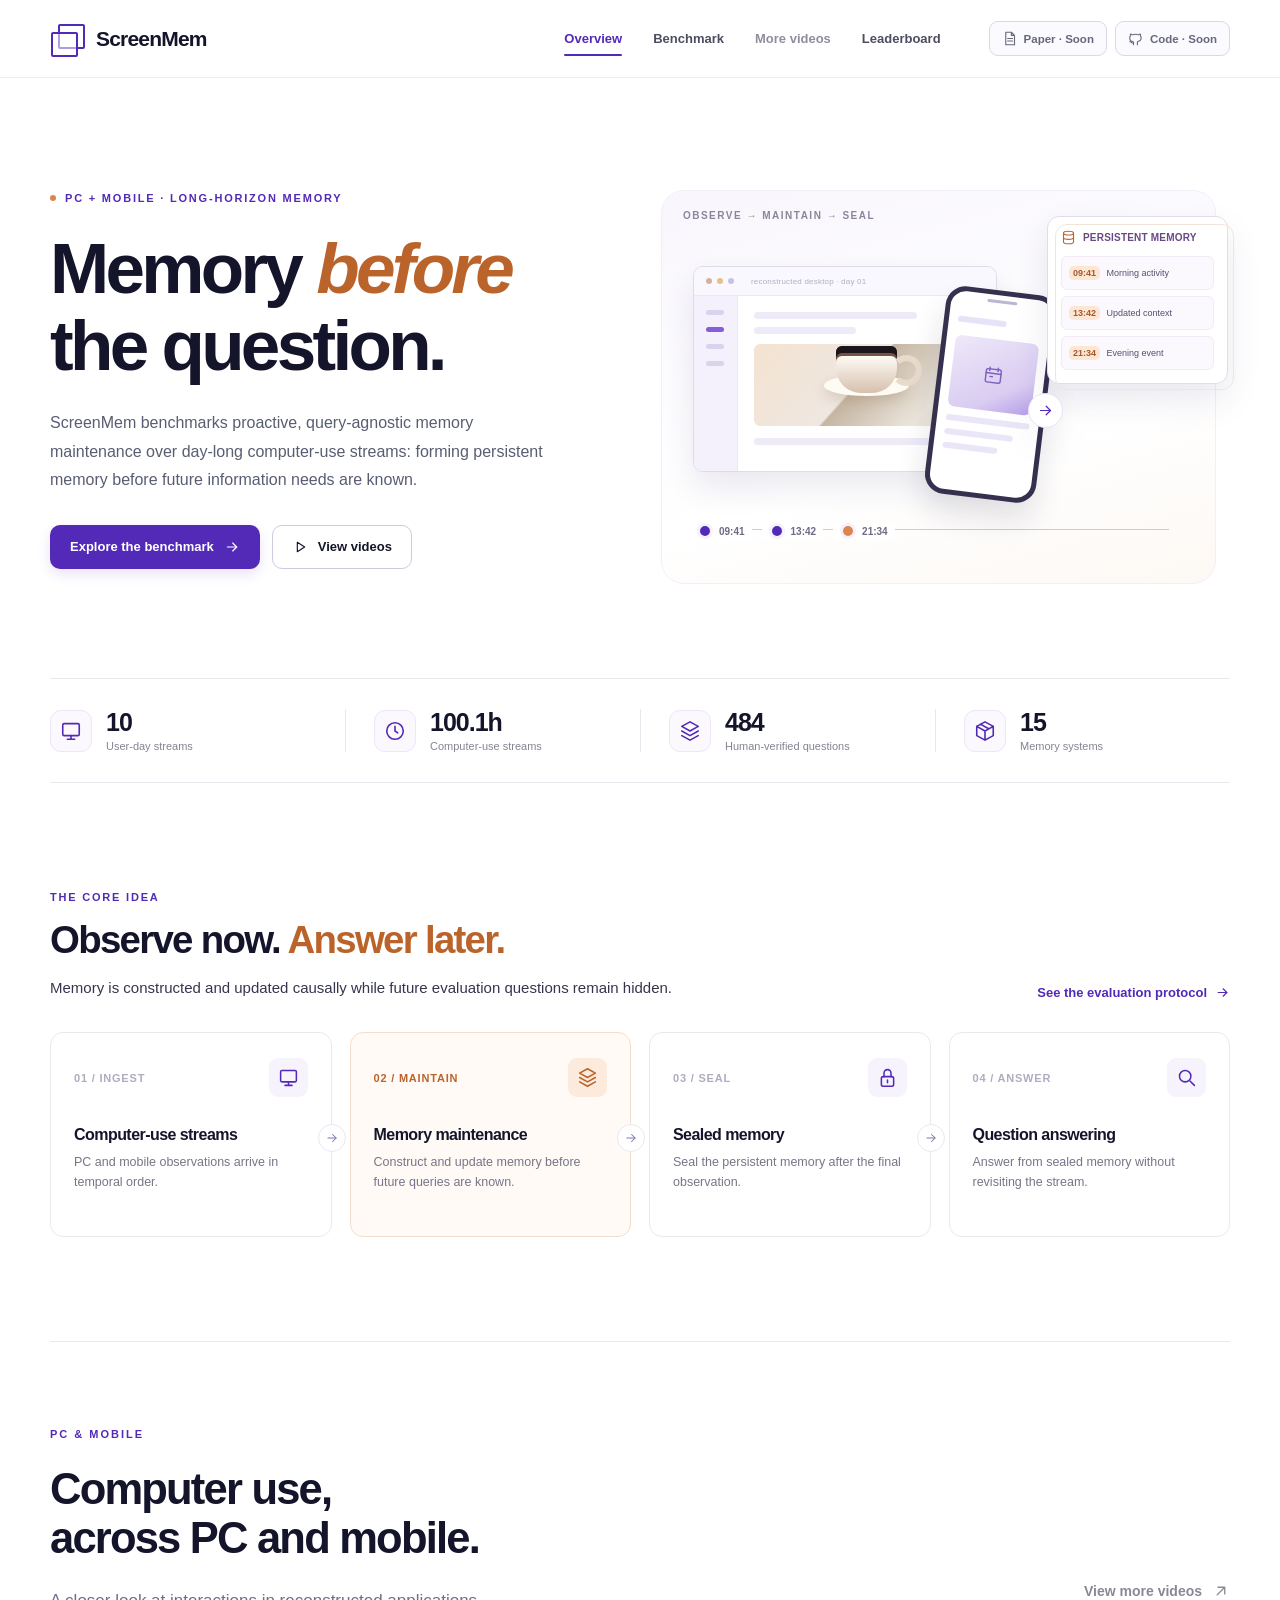
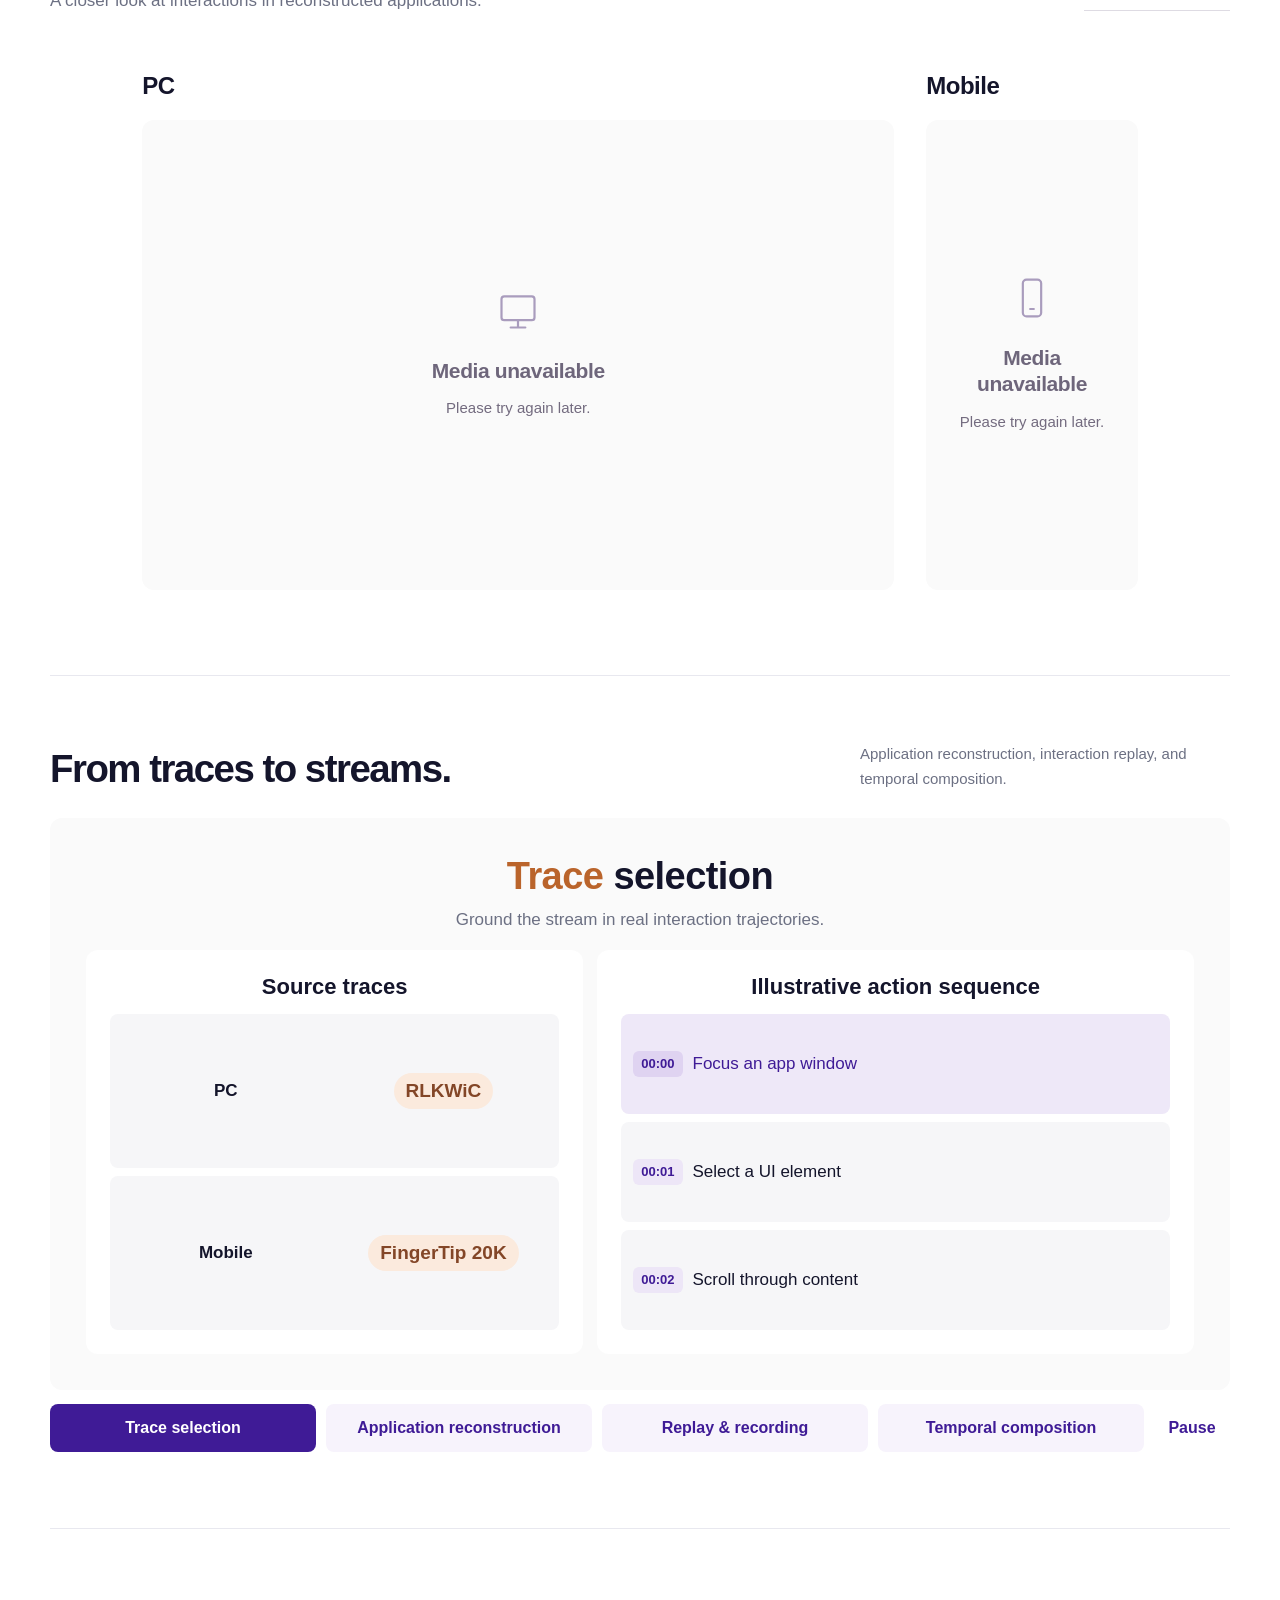
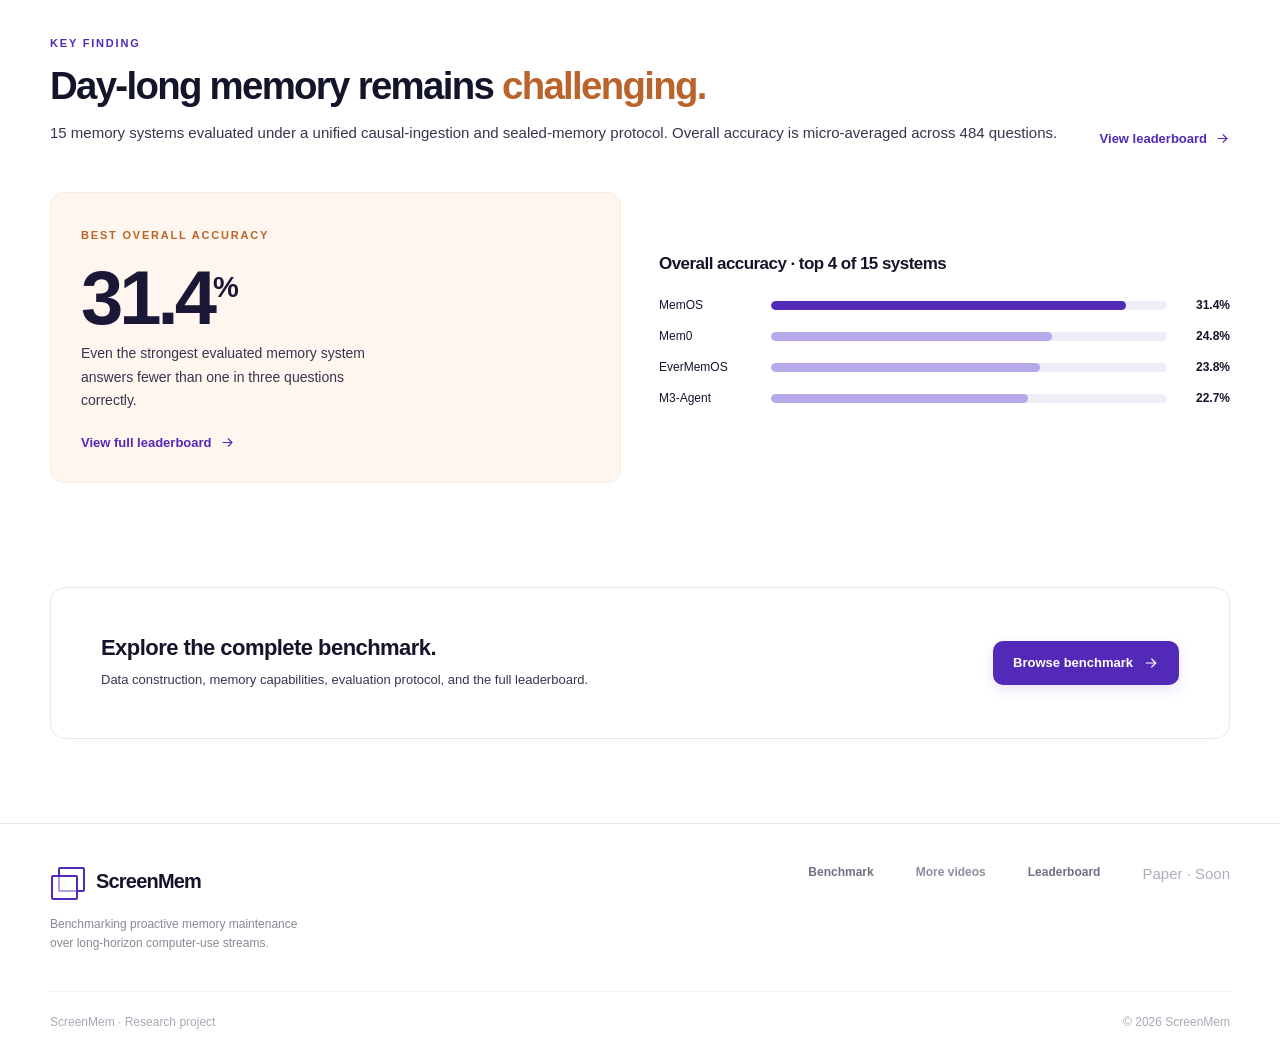
<file: index.html>
<!doctype html>
<html lang="en">
<head>
  <meta charset="utf-8"><meta name="viewport" content="width=device-width,initial-scale=1">
  <meta name="theme-color" content="#ffffff"><meta name="description" content="ScreenMem benchmarks proactive, query-agnostic memory maintenance across long-horizon PC and mobile computer-use streams.">
  <title>ScreenMem — Proactive Memory Maintenance</title>
  <link rel="icon" href="assets/favicon.svg" type="image/svg+xml"><link rel="stylesheet" href="styles.css?v=overview-11"><script src="media-config.js?v=overview-10" defer></script><script src="script.js?v=overview-4" defer></script>
</head>
<body data-page="overview">
<div id="site-header"></div>
<main>
  <section class="wrapper hero" aria-labelledby="hero-title">
    <div class="hero-copy">
      <span class="eyebrow"><span class="dot"></span>PC + MOBILE · LONG-HORIZON MEMORY</span>
      <h1 id="hero-title">Memory <em>before</em><br>the question.</h1>
      <p class="hero-subtitle">ScreenMem benchmarks proactive, query-agnostic memory maintenance over day-long computer-use streams: forming persistent memory before future information needs are known.</p>
      <div class="hero-actions"><a class="btn btn-primary" href="benchmark.html">Explore the benchmark <span data-icon="arrow-right"></span></a><a class="btn btn-outline" href="#videos"><span data-icon="play"></span> View videos</a></div>
    </div>
    <div class="hero-art fade-in" role="img" aria-label="Illustration of PC and mobile screen activity being condensed into persistent memory over a day">
      <div class="art-label">OBSERVE → MAINTAIN → SEAL</div>
      <div class="art-browser" aria-hidden="true">
        <div class="browser-top"><span class="window-dot"></span><span class="window-dot"></span><span class="window-dot"></span><span class="browser-url">reconstructed desktop · day 01</span></div>
        <div class="browser-body"><div class="browser-sidebar"><i></i><i></i><i></i><i></i></div><div class="browser-content"><div class="skeleton med"></div><div class="skeleton short"></div><div class="browser-photo"><div class="coffee-plate"></div></div><div class="skeleton long"></div></div></div>
      </div>
      <div class="art-phone" aria-hidden="true"><div class="phone-header"></div><div class="phone-image"><span data-icon="calendar"></span></div><div class="phone-lines"><span></span><span></span><span></span></div></div>
      <div class="flow-arr"><span data-icon="arrow-right"></span></div>
      <div class="memory-stack" aria-hidden="true"><div class="memory-heading"><span data-icon="database"></span> PERSISTENT MEMORY</div><div class="memory-row"><b>09:41</b> Morning activity</div><div class="memory-row"><b>13:42</b> Updated context</div><div class="memory-row"><b>21:34</b> Evening event</div></div>
      <div class="art-flowline"><span>09:41</span><span>13:42</span><span>21:34</span></div>
    </div>
  </section>
  <section class="wrapper stats-rail" aria-label="Benchmark in numbers">
    <div class="stat"><span class="stat-icon" data-icon="monitor"></span><div><div class="stat-number">10</div><div class="stat-label">User-day streams</div></div></div>
    <div class="stat"><span class="stat-icon" data-icon="clock"></span><div><div class="stat-number">100.1h</div><div class="stat-label">Computer-use streams</div></div></div>
    <div class="stat"><span class="stat-icon" data-icon="layers"></span><div><div class="stat-number">484</div><div class="stat-label">Human-verified questions</div></div></div>
    <div class="stat"><span class="stat-icon" data-icon="package"></span><div><div class="stat-number">15</div><div class="stat-label">Memory systems</div></div></div>
  </section>
  <section class="wrapper section" aria-labelledby="idea-title">
    <div class="section-row"><div class="section-head"><span class="eyebrow">THE CORE IDEA</span><h2 id="idea-title">Observe now. <span class="accent">Answer later.</span></h2><p>Memory is constructed and updated causally while future evaluation questions remain hidden.</p></div><a href="benchmark.html#protocol" class="text-link">See the evaluation protocol <span data-icon="arrow-right"></span></a></div>
    <div class="concept-grid" aria-label="Four-step evaluation pipeline">
      <article class="concept-step"><div class="step-top"><span class="step-count">01 / INGEST</span><span class="step-icon" data-icon="monitor"></span></div><h3>Computer-use streams</h3><p>PC and mobile observations arrive in temporal order.</p><span class="tiny-arrow" data-icon="arrow-right"></span></article>
      <article class="concept-step active"><div class="step-top"><span class="step-count">02 / MAINTAIN</span><span class="step-icon" data-icon="layers"></span></div><h3>Memory maintenance</h3><p>Construct and update memory before future queries are known.</p><span class="tiny-arrow" data-icon="arrow-right"></span></article>
      <article class="concept-step"><div class="step-top"><span class="step-count">03 / SEAL</span><span class="step-icon" data-icon="lock"></span></div><h3>Sealed memory</h3><p>Seal the persistent memory after the final observation.</p><span class="tiny-arrow" data-icon="arrow-right"></span></article>
      <article class="concept-step"><div class="step-top"><span class="step-count">04 / ANSWER</span><span class="step-icon" data-icon="search"></span></div><h3>Question answering</h3><p>Answer from sealed memory without revisiting the stream.</p></article>
    </div>
  </section>
  <section class="wrapper section-rule examples-intro" id="videos" aria-labelledby="videos-heading">
    <div>
      <span class="eyebrow">PC &amp; MOBILE</span>
      <h2 id="videos-heading">Computer use,<br>across PC and mobile.</h2>
      <p>A closer look at interactions in reconstructed applications.</p>
    </div>
    <a class="media-download" data-more-videos role="link" aria-disabled="true" tabindex="0" aria-label="View more videos — external collection to be added" title="External video collection · link pending">View more videos <span data-icon="arrow-up-right"></span></a>
  </section>

  <section class="wrapper examples-platforms" aria-label="PC and mobile examples">
    <figure class="platform-example platform-pc">
      <figcaption><h3>PC</h3></figcaption>
      <div class="media-stage media-pc" data-media-slot="pc">
        <div class="media-pending" data-media-pending role="status">
          <span class="media-symbol" data-icon="monitor"></span>
          <h4>PC interaction clip</h4>
          <p>A short excerpt from a reconstructed desktop application.</p>
          <span class="media-format">Video or GIF · automatic playback</span>
        </div>
      </div>
    </figure>
    <figure class="platform-example platform-mobile">
      <figcaption><h3>Mobile</h3></figcaption>
      <div class="media-stage media-mobile" data-media-slot="mobile">
        <div class="media-pending" data-media-pending role="status">
          <span class="media-symbol" data-icon="mobile"></span>
          <h4>Mobile interaction clip</h4>
          <p>A short excerpt from a reconstructed mobile application.</p>
          <span class="media-format">Video or GIF · automatic playback</span>
        </div>
      </div>
    </figure>
  </section>

  <section class="wrapper construction-section" id="construction-video" aria-labelledby="construction-video-heading">
    <div class="construction-intro">
      <h2 id="construction-video-heading">From traces to streams.</h2>
      <p>Application reconstruction, interaction replay, and temporal composition.</p>
    </div>
    <div class="construction-walkthrough" data-construction-walkthrough>
      <div class="construction-panels">
        <section class="construction-panel" id="construction-traces" aria-labelledby="construction-traces-title">
          <h3 id="construction-traces-title"><span class="accent">Trace</span> selection</h3>
          <p>Ground the stream in real interaction trajectories.</p>
          <div class="construction-grid">
            <div class="construction-card">
              <h4>Source traces</h4>
              <dl class="construction-list construction-sources">
                <div><dt>PC</dt><dd>RLKWiC</dd></div>
                <div><dt>Mobile</dt><dd>FingerTip 20K</dd></div>
              </dl>
            </div>
            <div class="construction-card">
              <h4>Illustrative action sequence</h4>
              <ol class="construction-list construction-trace-actions">
                <li data-activity class="is-active"><time class="construction-time" datetime="PT0S">00:00</time><span>Focus an app window</span></li>
                <li data-activity><time class="construction-time" datetime="PT1S">00:01</time><span>Select a UI element</span></li>
                <li data-activity><time class="construction-time" datetime="PT2S">00:02</time><span>Scroll through content</span></li>
              </ol>
            </div>
          </div>
        </section>
        <section class="construction-panel" id="construction-reconstruction" aria-labelledby="construction-reconstruction-title" hidden>
          <h3 id="construction-reconstruction-title">Application <span class="accent">reconstruction</span></h3>
          <p>Recreate the interaction semantics in virtual apps.</p>
          <div class="construction-grid construction-device-grid">
            <figure class="construction-card construction-device">
              <figcaption><strong>PC</strong><span class="construction-platform">OS.js</span></figcaption>
              <div class="construction-device-media"><img src="assets/construction-pc.webp" alt="Reconstructed desktop with a messaging window" width="1440" height="900"></div>
            </figure>
            <figure class="construction-card construction-device">
              <figcaption><strong>Mobile</strong><span class="construction-platform">MobileGym-compatible apps</span></figcaption>
              <div class="construction-device-media"><img src="assets/construction-mobile.webp" alt="Reconstructed mobile app with a search interface" width="720" height="1600"></div>
            </figure>
          </div>
        </section>
        <section class="construction-panel" id="construction-replay" aria-labelledby="construction-replay-title" hidden>
          <h3 id="construction-replay-title">Scripted <span class="accent">replay</span></h3>
          <p>Execute action scripts and record the device display.</p>
          <div class="construction-grid construction-replay-grid">
            <div class="construction-grid construction-device-grid">
              <figure class="construction-card construction-device">
                <figcaption><strong>PC excerpt</strong></figcaption>
                <div class="construction-device-media"><video src="assets/construction-pc.mp4" poster="assets/construction-pc.webp" aria-label="Replayed interaction on PC" width="1440" height="900" preload="none" muted playsinline></video></div>
              </figure>
              <figure class="construction-card construction-device">
                <figcaption><strong>Mobile excerpt</strong></figcaption>
                <div class="construction-device-media"><video src="assets/construction-mobile.mp4" poster="assets/construction-mobile.webp" aria-label="Replayed interaction on mobile" width="720" height="1600" preload="none" muted playsinline></video></div>
              </figure>
            </div>
            <div class="construction-card">
              <h4>Action script</h4>
              <ol class="construction-list">
                <li data-activity class="is-active">Execute action</li>
                <li data-activity>Update the display</li>
                <li data-activity>Record frames</li>
              </ol>
            </div>
          </div>
        </section>
        <section class="construction-panel" id="construction-composition" aria-labelledby="construction-composition-title" hidden>
          <h3 id="construction-composition-title">Temporal <span class="accent">composition</span></h3>
          <p>Place episodes on a user-day timeline with idle intervals.</p>
          <div class="construction-card">
            <h4>One reconstructed mobile user day</h4>
            <div class="construction-strip">
              <figure><img src="assets/construction-early.webp" alt="Food browsing excerpt" width="720" height="1600"><figcaption>+02:10</figcaption></figure>
              <figure><img src="assets/construction-mobile.webp" alt="App search excerpt" width="720" height="1600"><figcaption>+07:03</figcaption></figure>
              <figure><img src="assets/construction-late.webp" alt="Transport search excerpt" width="720" height="1600"><figcaption>+09:27</figcaption></figure>
            </div>
            <div class="construction-time-axis" aria-hidden="true">
              <div class="construction-track">
                <div class="construction-progress" data-construction-progress></div>
                <span style="--offset:22%"></span><span style="--offset:71%"></span><span style="--offset:95%"></span>
              </div>
              <div><span>Start</span><span>+09:54</span></div>
            </div>
          </div>
        </section>
      </div>
      <div class="construction-controls" data-construction-controls hidden>
        <div class="construction-chapters" role="group" aria-label="Construction steps">
          <button type="button" data-duration="4000" aria-controls="construction-traces" aria-current="step">Trace selection</button>
          <button type="button" data-duration="4000" aria-controls="construction-reconstruction">Application reconstruction</button>
          <button type="button" data-duration="4500" aria-controls="construction-replay">Replay &amp; recording</button>
          <button type="button" data-duration="5000" aria-controls="construction-composition">Temporal composition</button>
        </div>
        <button class="construction-toggle" type="button" data-construction-toggle>Pause</button>
      </div>
    </div>
  </section>
  <section class="wrapper section section-rule" aria-labelledby="result-title">
    <div class="section-row"><div class="section-head"><span class="eyebrow">KEY FINDING</span><h2 id="result-title">Day-long memory remains <span class="accent">challenging.</span></h2><p>15 memory systems evaluated under a unified causal-ingestion and sealed-memory protocol. Overall accuracy is micro-averaged across 484 questions.</p></div><a href="leaderboard.html" class="text-link">View leaderboard <span data-icon="arrow-right"></span></a></div>
    <div class="result-teaser"><div class="result-statement"><span class="eyebrow apricot">BEST OVERALL ACCURACY</span><div class="big-percent">31.4<sup>%</sup></div><p>Even the strongest evaluated memory system answers fewer than one in three questions correctly.</p><a href="leaderboard.html" class="text-link">View full leaderboard <span data-icon="arrow-right"></span></a></div>
      <div class="result-ticks"><h3>Overall accuracy · top 4 of 15 systems</h3>
        <div class="result-row"><span>MemOS</span><div class="bar-track"><div class="bar-fill best" data-bar="31.4"></div></div><strong>31.4%</strong></div>
        <div class="result-row"><span>Mem0</span><div class="bar-track"><div class="bar-fill" data-bar="24.8"></div></div><strong>24.8%</strong></div>
        <div class="result-row"><span>EverMemOS</span><div class="bar-track"><div class="bar-fill" data-bar="23.8"></div></div><strong>23.8%</strong></div>
        <div class="result-row"><span>M3-Agent</span><div class="bar-track"><div class="bar-fill" data-bar="22.7"></div></div><strong>22.7%</strong></div>
      </div>
    </div>
  </section>
  <section class="wrapper home-next"><div><h3>Explore the complete benchmark.</h3><p>Data construction, memory capabilities, evaluation protocol, and the full leaderboard.</p></div><a class="btn btn-primary" href="benchmark.html">Browse benchmark <span data-icon="arrow-right"></span></a></section>
</main>
<div id="site-footer"></div>
</body>
</html>
</file>
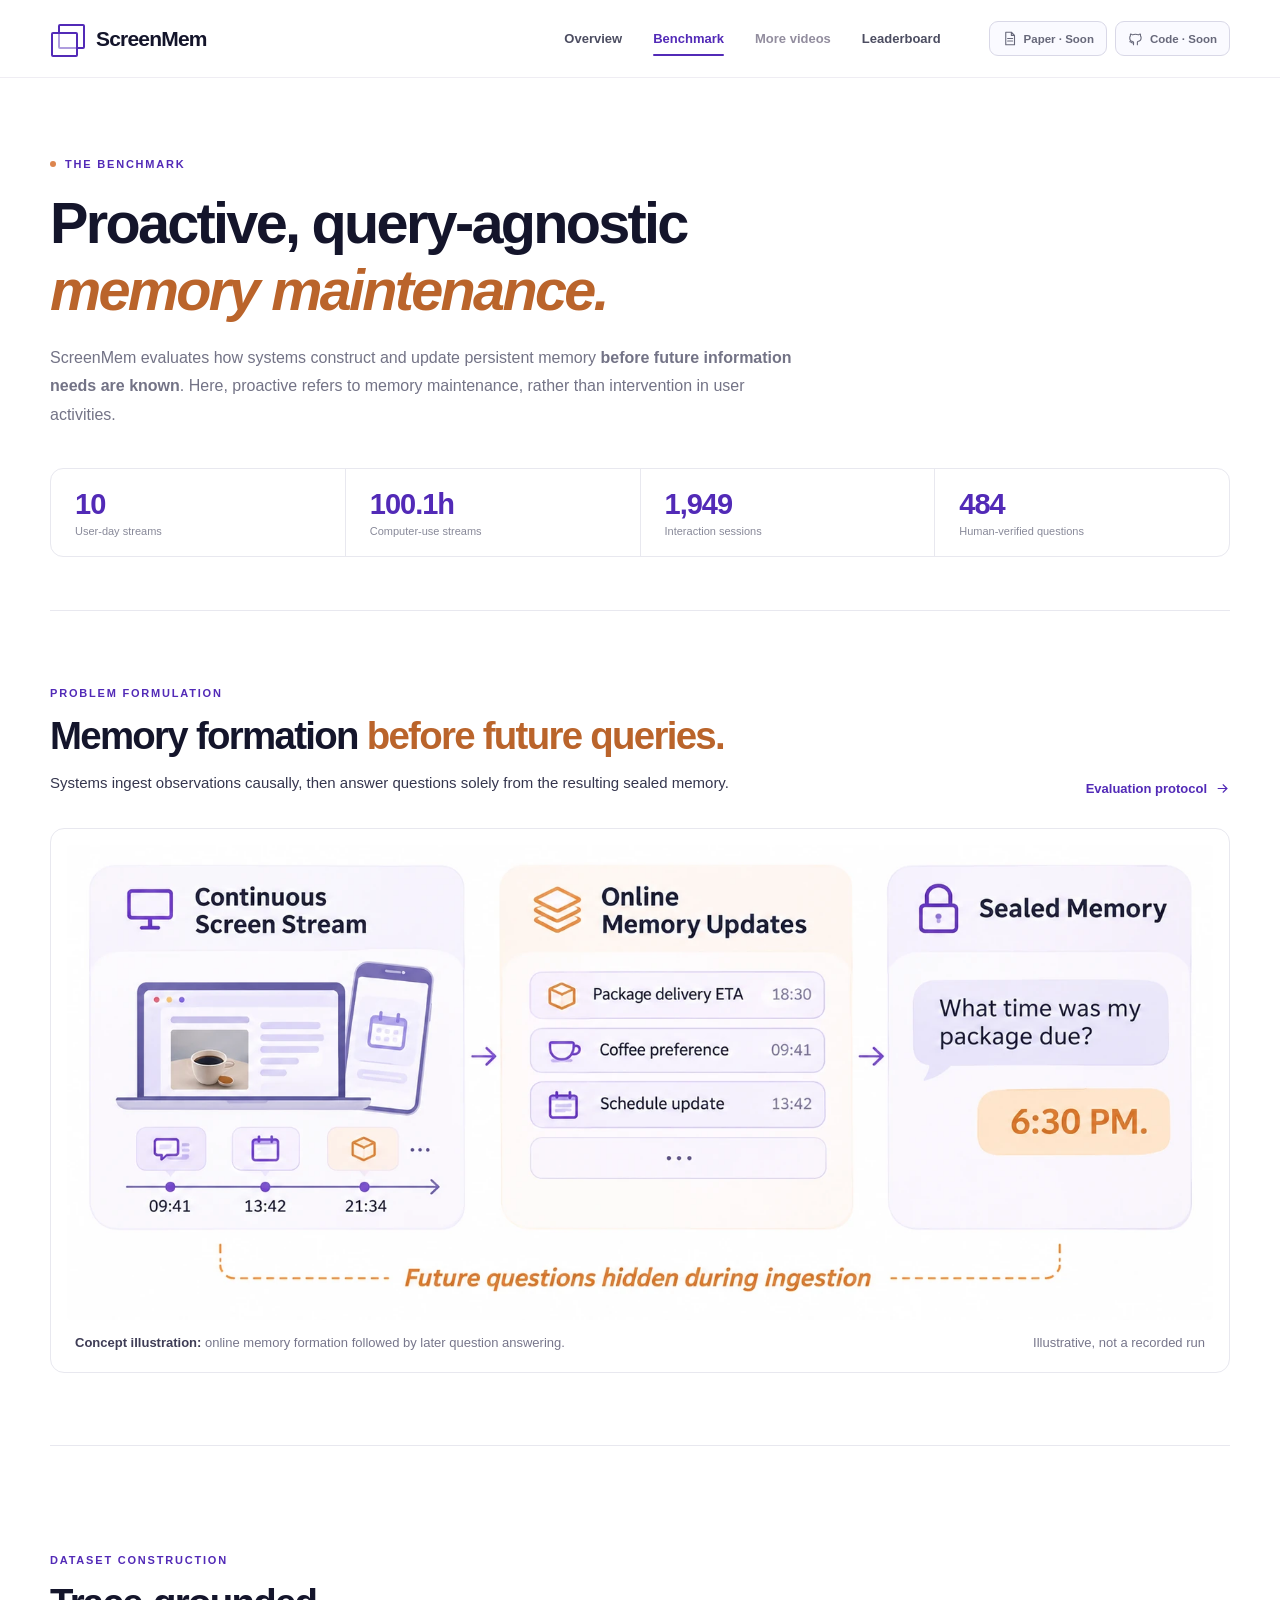
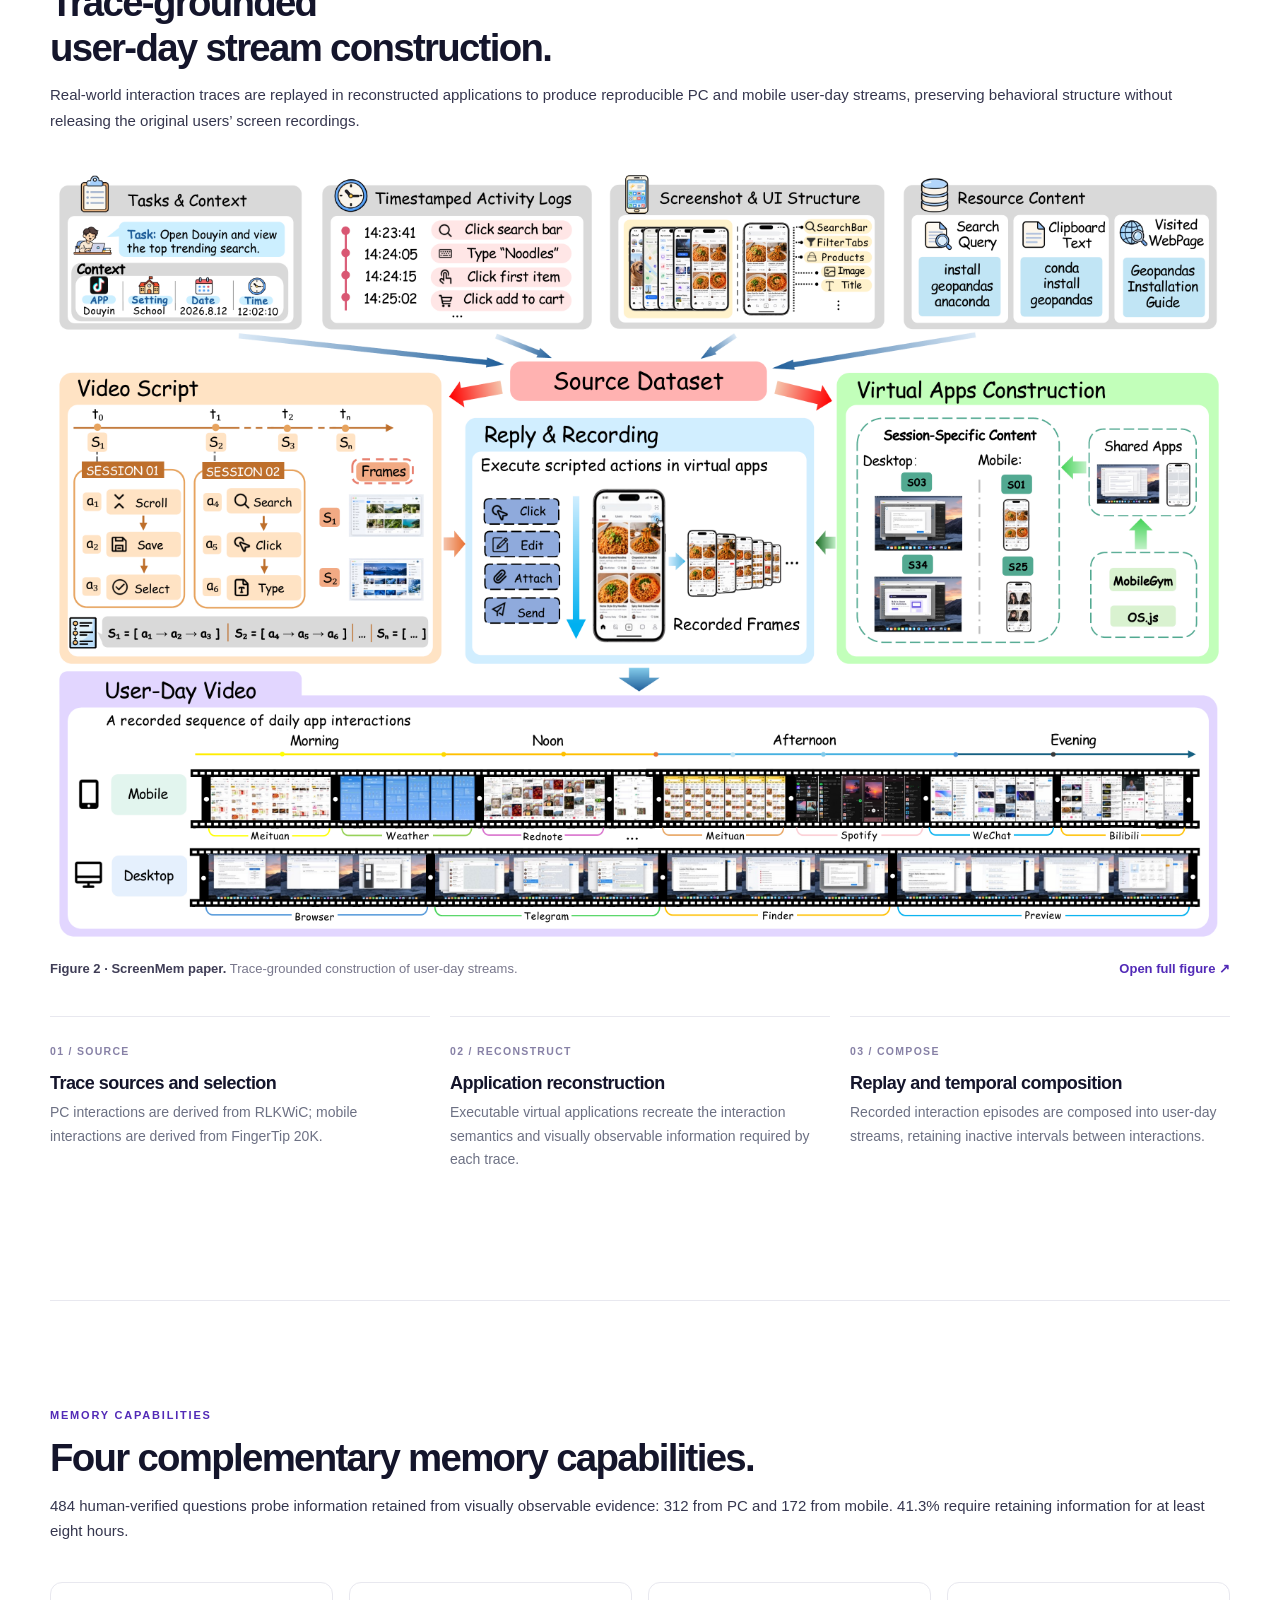
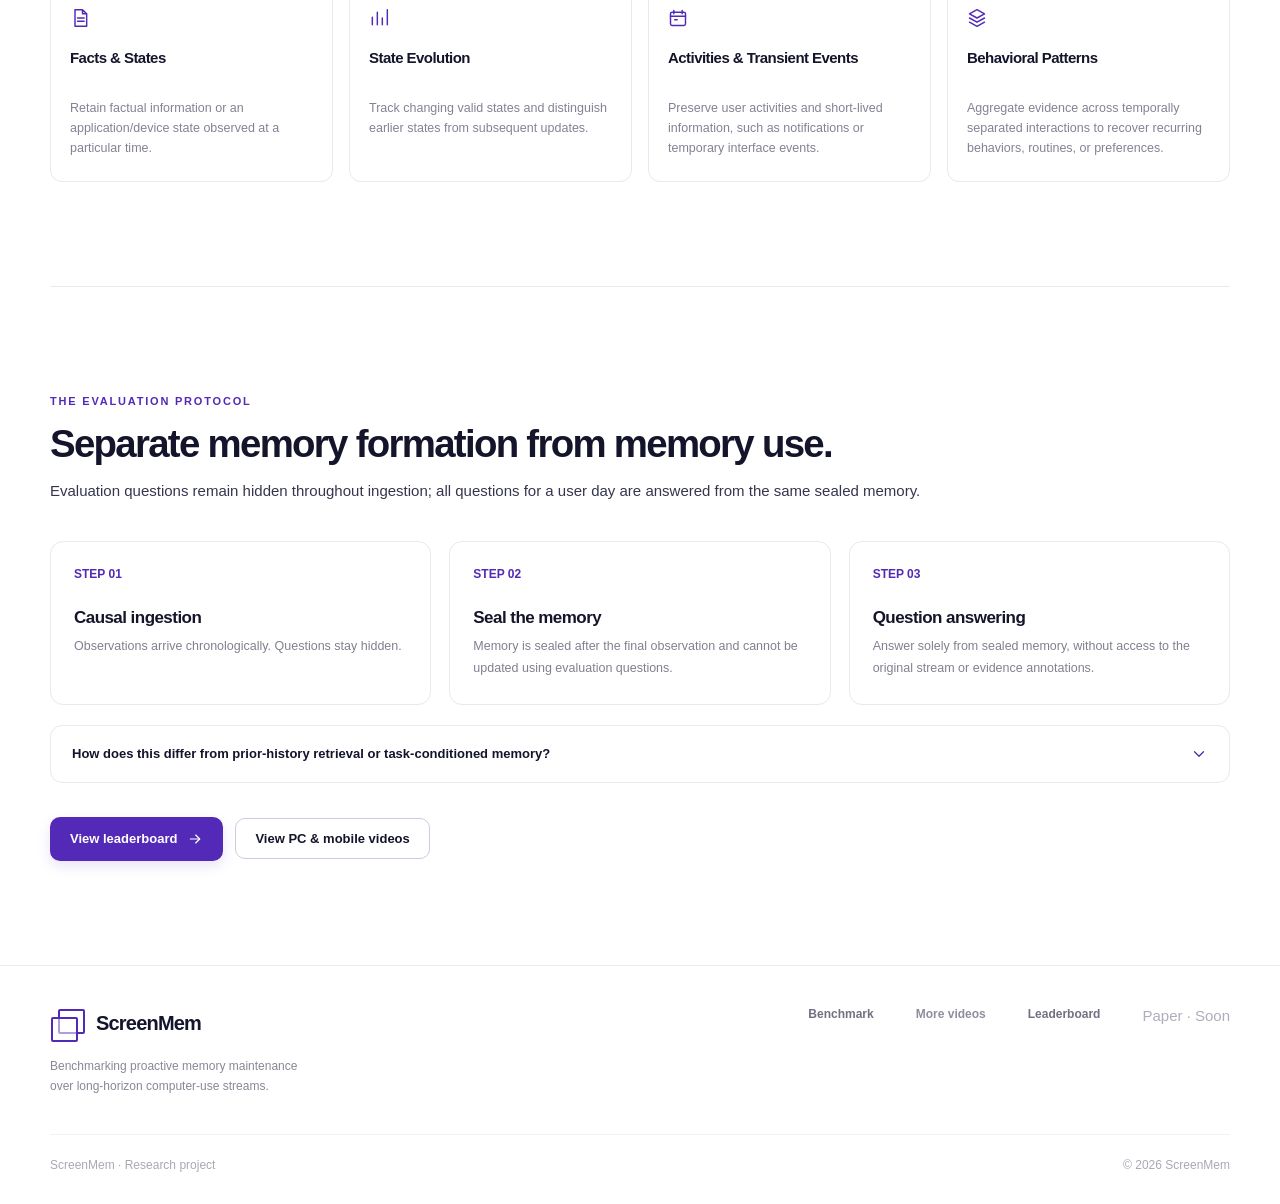
<file: benchmark.html>
<!doctype html>
<html lang="en"><head><meta charset="utf-8"><meta name="viewport" content="width=device-width,initial-scale=1"><meta name="theme-color" content="#ffffff"><meta name="description" content="Explore how ScreenMem builds trace-grounded PC and mobile user-day streams and evaluates query-agnostic persistent memory."><title>Benchmark — ScreenMem</title><link rel="icon" href="assets/favicon.svg" type="image/svg+xml"><link rel="stylesheet" href="styles.css?v=benchmark-figures-2"><script src="media-config.js?v=overview-1" defer></script><script src="script.js?v=overview-1" defer></script></head>
<body data-page="benchmark"><div id="site-header"></div><main>
<section class="wrapper page-hero" aria-labelledby="benchmark-heading"><span class="eyebrow"><span class="dot"></span> THE BENCHMARK</span><h1 id="benchmark-heading">Proactive, query-agnostic<br><em>memory maintenance.</em></h1><p>ScreenMem evaluates how systems construct and update persistent memory <strong>before future information needs are known</strong>. Here, proactive refers to memory maintenance, rather than intervention in user activities.</p>
<div class="page-stat-strip" aria-label="Dataset overview"><div class="page-stat"><b>10</b><small>User-day streams</small></div><div class="page-stat"><b>100.1h</b><small>Computer-use streams</small></div><div class="page-stat"><b>1,949</b><small>Interaction sessions</small></div><div class="page-stat"><b>484</b><small>Human-verified questions</small></div></div></section>
<section class="wrapper section-sm section-rule" aria-labelledby="difference-heading" id="difference"><div class="section-row"><div class="section-head"><span class="eyebrow">PROBLEM FORMULATION</span><h2 id="difference-heading">Memory formation <span class="accent">before future queries.</span></h2><p>Systems ingest observations causally, then answer questions solely from the resulting sealed memory.</p></div><a class="text-link" href="#protocol">Evaluation protocol <span data-icon="arrow-right"></span></a></div>
<figure class="figure-frame" style="margin:0"><img src="assets/memory-concept.webp" alt="Conceptual illustration of continuous screen streams feeding online memory updates, followed by sealed-memory question answering" loading="eager"><figcaption><span><strong>Concept illustration:</strong> online memory formation followed by later question answering.</span><span>Illustrative, not a recorded run</span></figcaption></figure>
</section>
<section class="wrapper section section-rule" aria-labelledby="construction-heading" id="construction"><div class="section-row"><div class="section-head"><span class="eyebrow">DATASET CONSTRUCTION</span><h2 id="construction-heading">Trace-grounded<br>user-day stream construction.</h2><p>Real-world interaction traces are replayed in reconstructed applications to produce reproducible PC and mobile user-day streams, preserving behavioral structure without releasing the original users’ screen recordings.</p></div></div>
<figure class="figure-frame paper-figure" style="margin:0"><img src="assets/paper-trace-construction.webp?v=2" width="3340" height="2210" decoding="async" alt="Figure 2 from the ScreenMem manuscript, showing trace sources, executable virtual-app replay, and PC and mobile user-day video composition" loading="lazy"><figcaption><span><strong>Figure 2 · ScreenMem paper.</strong> Trace-grounded construction of user-day streams.</span><a target="_blank" rel="noopener" href="assets/paper-trace-construction.webp?v=2">Open full figure ↗</a></figcaption></figure>
<div class="three-col construction-steps"><div class="panel panel-pad"><span class="soft-label">01 / SOURCE</span><h3 style="margin:14px 0 7px">Trace sources and selection</h3><p style="font-size:12.5px;margin:0;color:var(--muted)">PC interactions are derived from RLKWiC; mobile interactions are derived from FingerTip 20K.</p></div><div class="panel panel-pad"><span class="soft-label">02 / RECONSTRUCT</span><h3 style="margin:14px 0 7px">Application reconstruction</h3><p style="font-size:12.5px;margin:0;color:var(--muted)">Executable virtual applications recreate the interaction semantics and visually observable information required by each trace.</p></div><div class="panel panel-pad"><span class="soft-label">03 / COMPOSE</span><h3 style="margin:14px 0 7px">Replay and temporal composition</h3><p style="font-size:12.5px;margin:0;color:var(--muted)">Recorded interaction episodes are composed into user-day streams, retaining inactive intervals between interactions.</p></div></div>
</section>
<section class="wrapper section section-rule" id="capabilities" aria-labelledby="capabilities-heading"><div class="section-head"><span class="eyebrow">MEMORY CAPABILITIES</span><h2 id="capabilities-heading">Four complementary memory capabilities.</h2><p>484 human-verified questions probe information retained from visually observable evidence: 312 from PC and 172 from mobile. 41.3% require retaining information for at least eight hours.</p></div>
<div class="cap-grid">
<article class="cap-card"><span class="cap-icon" data-icon="document"></span><h3>Facts &amp; States</h3><p>Retain factual information or an application/device state observed at a particular time.</p></article>
<article class="cap-card"><span class="cap-icon" data-icon="chart"></span><h3>State Evolution</h3><p>Track changing valid states and distinguish earlier states from subsequent updates.</p></article>
<article class="cap-card"><span class="cap-icon" data-icon="calendar"></span><h3>Activities &amp; Transient Events</h3><p>Preserve user activities and short-lived information, such as notifications or temporary interface events.</p></article>
<article class="cap-card"><span class="cap-icon" data-icon="layers"></span><h3>Behavioral Patterns</h3><p>Aggregate evidence across temporally separated interactions to recover recurring behaviors, routines, or preferences.</p></article>
</div>
</section>
<section class="wrapper section section-rule" id="protocol" aria-labelledby="protocol-heading"><div class="section-head"><span class="eyebrow">THE EVALUATION PROTOCOL</span><h2 id="protocol-heading">Separate memory formation from memory use.</h2><p>Evaluation questions remain hidden throughout ingestion; all questions for a user day are answered from the same sealed memory.</p></div>
<div class="protocol-row"><article class="protocol-step"><div class="no">STEP 01</div><h3>Causal ingestion</h3><p>Observations arrive chronologically. Questions stay hidden.</p></article><article class="protocol-step"><div class="no">STEP 02</div><h3>Seal the memory</h3><p>Memory is sealed after the final observation and cannot be updated using evaluation questions.</p></article><article class="protocol-step"><div class="no">STEP 03</div><h3>Question answering</h3><p>Answer solely from sealed memory, without access to the original stream or evidence annotations.</p></article></div>
<details class="research-detail"><summary>How does this differ from prior-history retrieval or task-conditioned memory?<span data-icon="chevron-down"></span></summary><div class="detail-body"><p>Prior-history retrieval selects from an available history after a request is known; task-conditioned memory supports an explicit task. ScreenMem evaluates query-agnostic memory maintenance: deciding what to preserve during causal ingestion before future information needs are known.</p><figure class="figure-frame paper-figure" style="margin:20px 0 0"><img src="assets/paper-memory-formulations.webp?v=2" width="3310" height="2125" decoding="async" alt="Figure 1 from the manuscript comparing prior-history retrieval, task-conditioned memory, and query-agnostic computer-use memory" loading="lazy"><figcaption><span><strong>Figure 1 · ScreenMem paper.</strong> Comparison of memory formulations.</span><a href="assets/paper-memory-formulations.webp?v=2" target="_blank" rel="noopener">Open full figure ↗</a></figcaption></figure></div></details>
<div style="display:flex;gap:12px;align-items:center;flex-wrap:wrap;margin-top:34px"><a class="btn btn-primary" href="leaderboard.html">View leaderboard <span data-icon="arrow-right"></span></a><a class="btn btn-outline" href="index.html#videos">View PC &amp; mobile videos</a></div>
</section>
</main><div id="site-footer"></div></body></html>
</file>
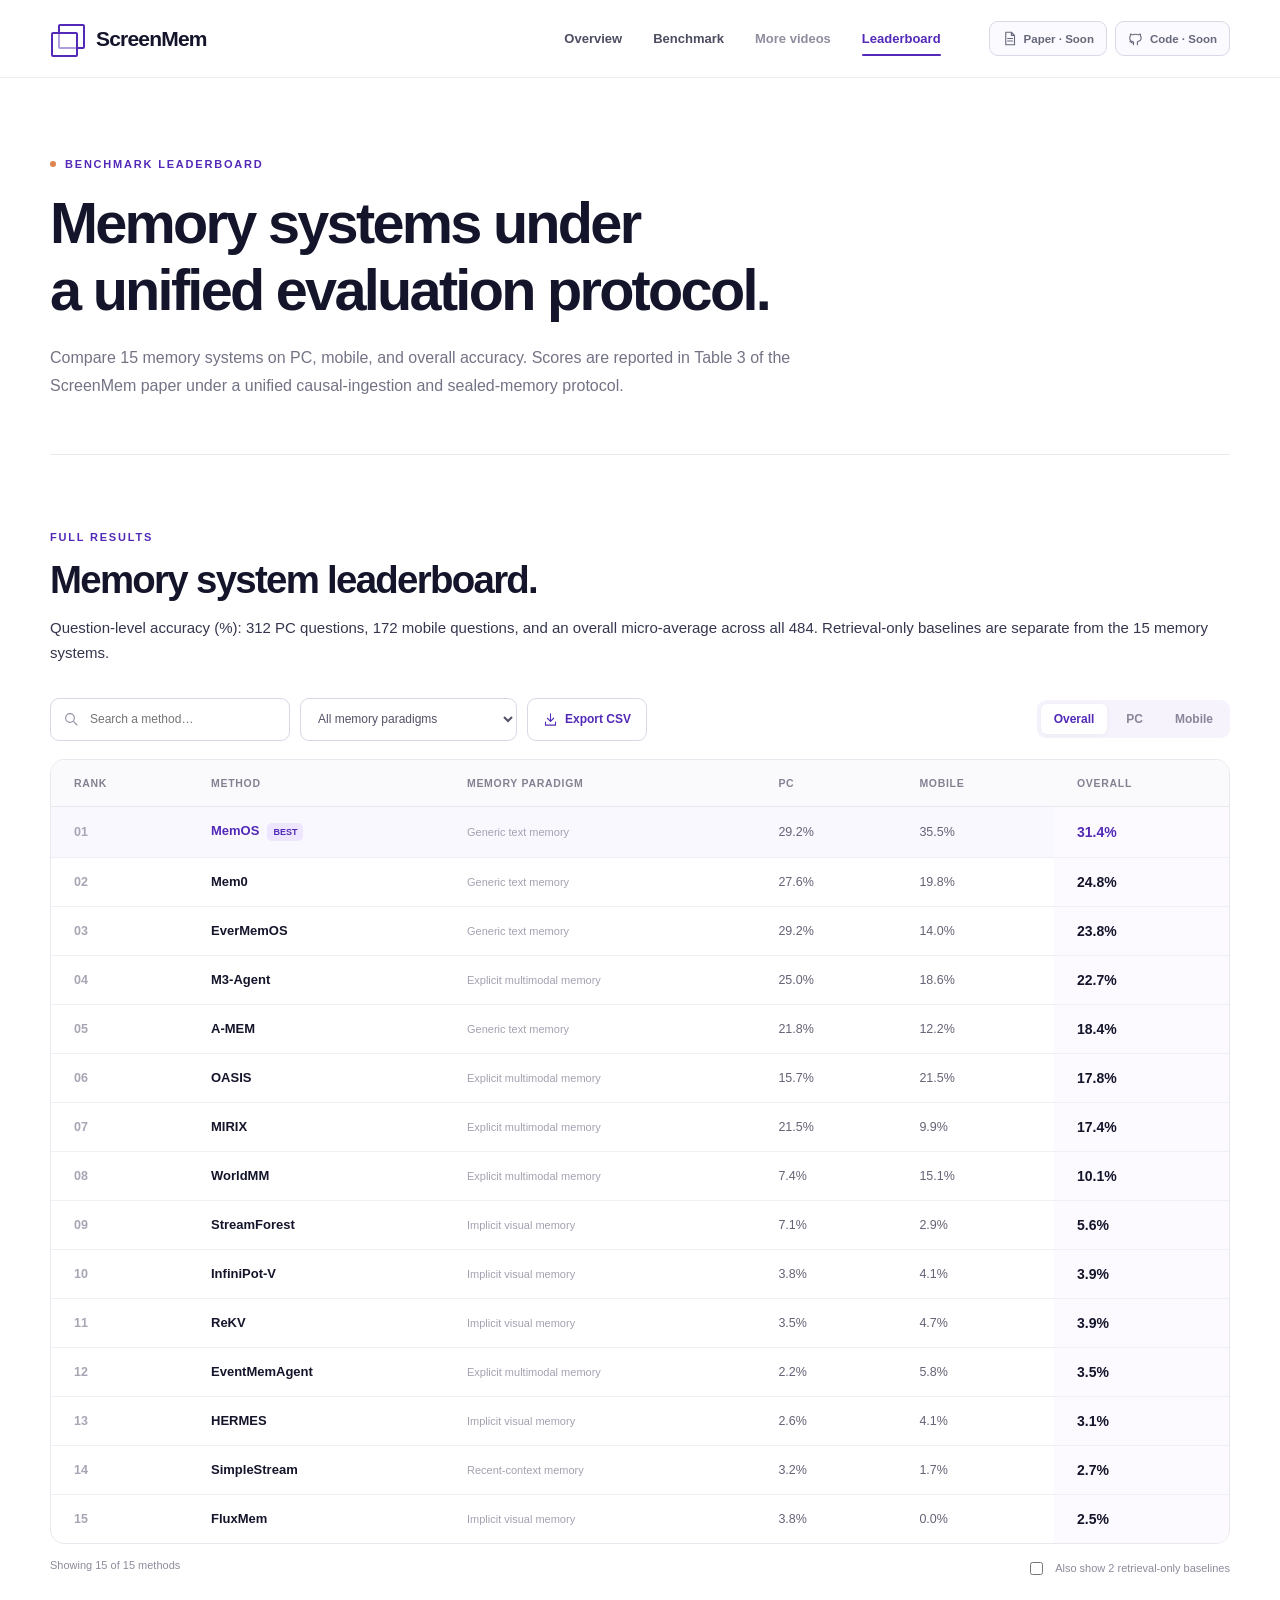
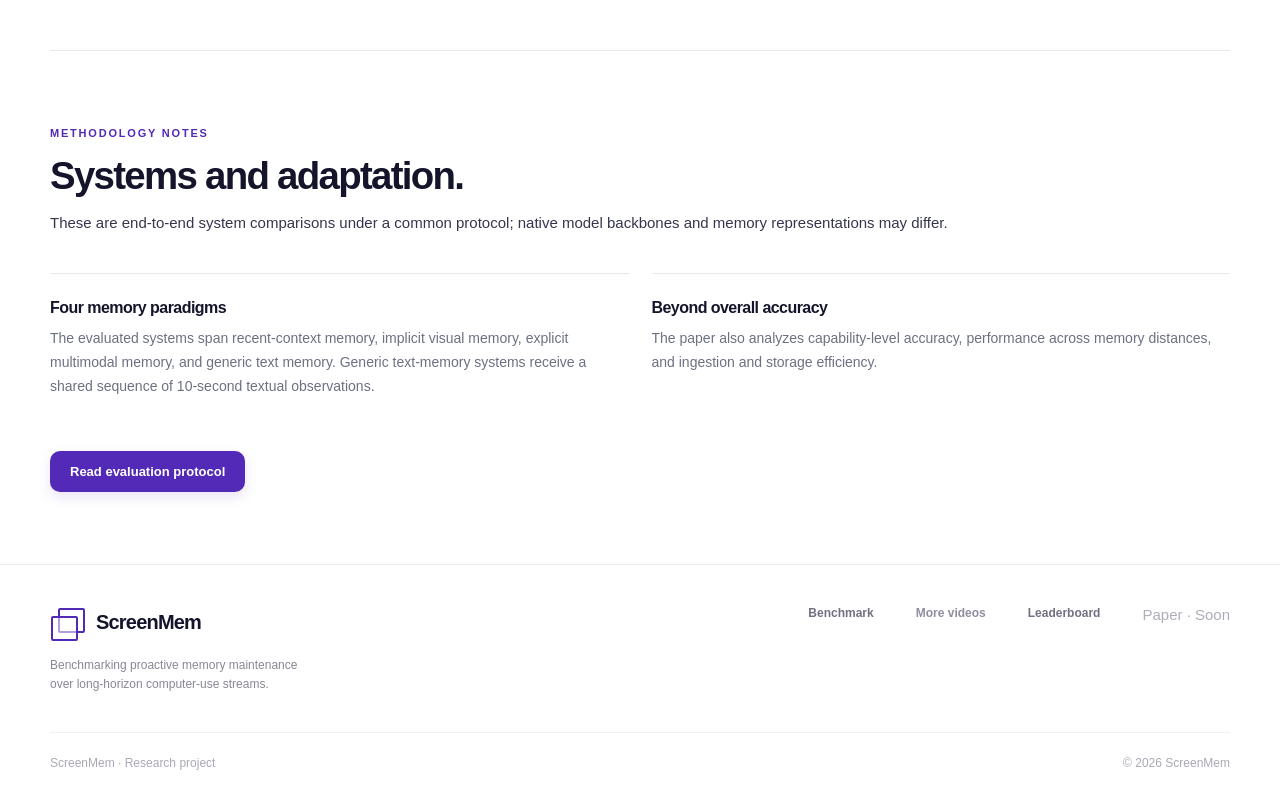
<file: leaderboard.html>
<!doctype html>
<html lang="en"><head><meta charset="utf-8"><meta name="viewport" content="width=device-width,initial-scale=1"><meta name="theme-color" content="#ffffff"><meta name="description" content="Interactive ScreenMem leaderboard with all 15 memory systems, platform accuracy, search, filters, sorting, and CSV export."><title>Leaderboard — ScreenMem</title><link rel="icon" href="assets/favicon.svg" type="image/svg+xml"><link rel="stylesheet" href="styles.css?v=overview-1"><script src="media-config.js?v=overview-1" defer></script><script src="script.js?v=overview-1" defer></script></head>
<body data-page="leaderboard"><div id="site-header"></div><main>
<section class="wrapper page-hero" aria-labelledby="leaderboard-heading"><span class="eyebrow"><span class="dot"></span> BENCHMARK LEADERBOARD</span><h1 id="leaderboard-heading">Memory systems under<br>a unified evaluation protocol.</h1><p>Compare 15 memory systems on PC, mobile, and overall accuracy. Scores are reported in Table 3 of the ScreenMem paper under a unified causal-ingestion and sealed-memory protocol.</p></section>
<section class="wrapper section-sm section-rule" aria-labelledby="table-heading"><div class="section-row"><div class="section-head"><span class="eyebrow">FULL RESULTS</span><h2 id="table-heading">Memory system leaderboard.</h2><p>Question-level accuracy (%): 312 PC questions, 172 mobile questions, and an overall micro-average across all 484. Retrieval-only baselines are separate from the 15 memory systems.</p></div></div>
<div class="lb-toolbar"><div class="lb-controls"><label class="search-wrap"><span class="visually-hidden">Search methods</span><span data-icon="search"></span><input id="lb-search" type="search" placeholder="Search a method…" autocomplete="off"></label><label><span class="visually-hidden">Filter memory paradigm</span><select id="lb-type" class="lb-select"><option value="all">All memory paradigms</option><option value="Recent-context memory">Recent-context memory</option><option value="Implicit visual memory">Implicit visual memory</option><option value="Explicit multimodal memory">Explicit multimodal memory</option><option value="Generic text memory">Generic text memory</option><option value="Retrieval-only baselines">Retrieval baselines</option></select></label><button id="lb-download" class="lb-download" type="button"><span data-icon="download"></span> Export CSV</button></div><div class="lb-switches" role="group" aria-label="Sort leaderboard"><button class="lb-switch" data-sort="overall" type="button" aria-pressed="true">Overall</button><button class="lb-switch" data-sort="pc" type="button" aria-pressed="false">PC</button><button class="lb-switch" data-sort="mobile" type="button" aria-pressed="false">Mobile</button></div></div>
<div class="lb-table-wrap"><table class="lb-table"><caption class="visually-hidden">ScreenMem memory system accuracy by platform. Values are percentages.</caption><thead><tr><th scope="col">Rank</th><th scope="col">Method</th><th scope="col">Memory paradigm</th><th scope="col" data-th="pc" aria-sort="none">PC</th><th scope="col" data-th="mobile" aria-sort="none">Mobile</th><th scope="col" data-th="overall" aria-sort="descending">Overall</th></tr></thead><tbody id="leaderboard-body"></tbody></table></div>
<div class="lb-table-foot"><span id="lb-count" aria-live="polite">Showing 15 of 15 methods</span><label style="display:flex;align-items:center;gap:9px;cursor:pointer"><input type="checkbox" id="lb-baselines" style="accent-color:var(--purple)"> Also show 2 retrieval-only baselines</label></div>
</section>
<section class="wrapper section-sm section-rule" aria-labelledby="notes-heading"><div class="section-head"><span class="eyebrow">METHODOLOGY NOTES</span><h2 id="notes-heading">Systems and adaptation.</h2><p>These are end-to-end system comparisons under a common protocol; native model backbones and memory representations may differ.</p></div><div class="lb-context"><article class="panel panel-pad"><h3>Four memory paradigms</h3><p>The evaluated systems span recent-context memory, implicit visual memory, explicit multimodal memory, and generic text memory. Generic text-memory systems receive a shared sequence of 10-second textual observations.</p></article><article class="panel panel-pad"><h3>Beyond overall accuracy</h3><p>The paper also analyzes capability-level accuracy, performance across memory distances, and ingestion and storage efficiency.</p></article></div>
<div style="margin-top:28px;display:flex;align-items:center;gap:14px;flex-wrap:wrap"><a class="btn btn-primary" href="benchmark.html#protocol">Read evaluation protocol</a></div></section>
</main><div id="site-footer"></div></body></html>
</file>
<file: styles.css>
:root{
  --ink:#14152b; --ink-soft:#35364e; --muted:#6c7083; --subtle:#9093a4;
  --purple:#522ab7; --purple-dark:#3f1b96; --purple-2:#7c5cda;
  --apricot:#dc854e; --apricot-dark:#ba642b;
  --lilac:#f6f3fc; --lilac-2:#eeebf8; --peach:#fff6ef; --peach-2:#fce7d5;
  --line:#e8e8ef; --line-strong:#d9d8e7; --white:#fff;
  --radius:16px; --shadow:0 14px 44px rgba(24,21,65,.058);
  --content:1180px;
}
*{box-sizing:border-box}html{scroll-behavior:smooth}body{margin:0;background:#fff;color:var(--ink);font-family:Inter,-apple-system,BlinkMacSystemFont,"Segoe UI",Arial,sans-serif;font-size:15px;-webkit-font-smoothing:antialiased}a{color:inherit;text-decoration:none}button,input,select{font:inherit}button{cursor:pointer}button:disabled{cursor:not-allowed}img{max-width:100%;display:block}svg{display:block}::selection{background:#e6dbfc;color:#231451}
.wrapper{width:min(var(--content),calc(100% - 88px));margin-inline:auto}.visually-hidden{position:absolute!important;width:1px;height:1px;clip:rect(0,0,0,0);overflow:hidden;white-space:nowrap}.muted{color:var(--muted)}.accent{color:var(--apricot-dark)}.purple{color:var(--purple)}
.site-header{height:78px;position:sticky;top:0;z-index:80;background:rgba(255,255,255,.965);backdrop-filter:blur(18px);border-bottom:1px solid #efedf3}.header-inner{height:100%;display:flex;align-items:center;gap:30px}.brand{display:inline-flex;align-items:center;gap:12px;white-space:nowrap;flex-shrink:0;font-size:21px;font-weight:780;letter-spacing:-.8px}.brand-mark{position:relative;display:inline-block;width:34px;height:34px;flex:0 0 34px}.brand-mark:before,.brand-mark:after{content:"";position:absolute;border:2.6px solid var(--purple);border-radius:2px;width:23px;height:21px}.brand-mark:before{top:2px;left:8px}.brand-mark:after{top:10px;left:1px;background:#ffffff8a}
.nav-links{display:flex;gap:31px;align-items:center;margin-left:auto}.nav-link{position:relative;font-size:13px;color:#4c4d61;font-weight:600;white-space:nowrap;padding:30px 0}.nav-link:hover,.nav-link.active{color:var(--purple)}.nav-link.active:after{content:"";position:absolute;bottom:20px;left:0;right:0;height:2px;background:var(--purple);border-radius:4px}.nav-actions{display:flex;gap:8px;margin-left:18px}.soon-chip{border:1px solid var(--line-strong);font-size:11.5px;font-weight:650;padding:9px 12px;border-radius:9px;color:#67687a;background:#fafaff;display:flex;align-items:center;gap:7px;white-space:nowrap}.soon-chip svg{width:15px;height:15px}.menu-toggle{display:none;border:1px solid var(--line);background:white;border-radius:10px;padding:8px;color:var(--ink)}
.btn{display:inline-flex;align-items:center;justify-content:center;gap:10px;padding:13px 19px;border-radius:10px;border:1px solid transparent;font-size:13px;font-weight:720;line-height:1;transition:transform .2s,box-shadow .2s,background .2s;white-space:nowrap}.btn:hover{transform:translateY(-2px)}.btn-primary{color:#fff;background:var(--purple);box-shadow:0 5px 13px rgba(82,42,183,.13)}.btn-primary:hover{background:var(--purple-dark);box-shadow:0 10px 22px rgba(82,42,183,.16)}.btn-outline{color:var(--ink);background:#fff;border-color:#cecadf}.btn-outline:hover{border-color:var(--purple);background:#faf9fe}.btn-light{background:#faf8ff;color:var(--purple);border-color:#e8e0fa}.btn svg{width:16px;height:16px}.text-link{display:inline-flex;gap:8px;align-items:center;color:var(--purple);font-size:13px;font-weight:720}.text-link:hover{text-decoration:underline;text-underline-offset:4px}.text-link svg{width:15px;height:15px;transition:transform .2s}.text-link:hover svg{transform:translateX(4px)}.eyebrow{display:inline-flex;align-items:center;gap:9px;font-size:11px;font-weight:800;letter-spacing:1.8px;color:var(--purple);text-transform:uppercase}.eyebrow .dot{width:6px;height:6px;background:var(--apricot);border-radius:50%}.eyebrow.apricot{color:var(--apricot-dark)}
h1,h2,h3,p{margin-top:0}h1,h2,h3{letter-spacing:-1px}h1{font-size:clamp(44px,5.55vw,74px);line-height:1.085;font-weight:810;letter-spacing:-3.7px}h1 em{font-style:italic;color:var(--apricot-dark);font-weight:760}h2{font-size:clamp(30px,3vw,42px);line-height:1.18;font-weight:790;letter-spacing:-1.7px}h3{font-size:19px;font-weight:750;line-height:1.24;letter-spacing:-.55px}p{color:var(--ink-soft);line-height:1.7}.section{padding:104px 0}.section-sm{padding:72px 0}.section-head{margin-bottom:38px}.section-head.center{text-align:center}.section-head h2{margin:13px 0 12px}.section-head p{font-size:15px;margin-bottom:0}.section-row{display:flex;justify-content:space-between;align-items:end;gap:26px;margin-bottom:32px}.section-row .section-head{margin:0}.section-rule{border-top:1px solid var(--line)}
/* HOME: hero */
.hero{display:grid;grid-template-columns:.95fr 1.05fr;align-items:center;gap:58px;padding-top:76px;padding-bottom:76px;min-height:600px}.hero .eyebrow{margin-bottom:26px}.hero h1{margin:0 0 25px}.hero-subtitle{max-width:500px;font-size:16px;line-height:1.78;color:#595d72;margin-bottom:30px}.hero-actions{display:flex;align-items:center;gap:12px}
.hero-art{position:relative;min-height:412px;isolation:isolate}.hero-art:before{content:"";position:absolute;inset:18px 14px 0 20px;background:linear-gradient(165deg,#f9f7fd 5%,#fff 65%,#fdf8f4 100%);border:1px solid #f2eff8;border-radius:23px;z-index:-1}.art-label{position:absolute;top:38px;left:42px;color:#89859c;font-weight:750;font-size:10px;letter-spacing:1.5px}.art-browser{position:absolute;left:52px;top:94px;width:304px;height:206px;background:white;border:1px solid #dedceb;border-radius:10px;box-shadow:0 16px 32px rgba(38,25,82,.09);overflow:hidden}.browser-top{height:29px;display:flex;align-items:center;gap:5px;padding:0 12px;border-bottom:1px solid #edeaf7;background:#faf8ff}.window-dot{width:6px;height:6px;border-radius:50%;background:#c8c0e7}.window-dot:first-child{background:#d7b0a0}.window-dot:nth-child(2){background:#e4c188}.browser-url{font-size:8px;letter-spacing:.2px;color:#b0adc2;margin-left:12px}.browser-body{display:flex;height:calc(100% - 29px)}.browser-sidebar{width:44px;background:#f4f1fc;border-right:1px solid #ece7f8;padding:14px 12px;display:grid;align-content:start;gap:12px}.browser-sidebar i{width:18px;height:5px;border-radius:10px;background:#d9d3ee}.browser-sidebar i:nth-child(2){background:#875ed7}.browser-content{padding:16px;flex:1}.skeleton{height:7px;background:#eeeaf8;border-radius:5px;margin:0 0 8px}.skeleton.short{width:45%}.skeleton.med{width:72%}.skeleton.long{width:95%}.browser-photo{height:82px;margin:10px 0 12px;border-radius:6px;background:linear-gradient(132deg,#f4e3d1,#efe7e1 46%,#c5b6a2 47%,#ece6dd 77%);display:flex;align-items:center;justify-content:center;position:relative;overflow:hidden}.coffee-plate{width:85px;height:21px;border-radius:50%;background:#fefbf4;box-shadow:0 5px 13px #92775e47;position:relative}.coffee-plate:before{content:"";width:61px;height:47px;border-radius:6px 6px 25px 25px;background:linear-gradient(180deg,#fffdf7 18%,#d6c0ad 100%);position:absolute;left:12px;bottom:3px;box-shadow:inset 0 7px 0 #1b161b,inset 0 10px 0 #765341}.coffee-plate:after{content:"";width:19px;height:19px;border:6px solid #e8dacd;border-left-color:transparent;border-radius:50%;position:absolute;left:67px;bottom:10px}.art-phone{position:absolute;width:112px;height:209px;left:294px;top:118px;border:5px solid #36304f;border-radius:20px;background:#fff;transform:rotate(7deg);box-shadow:0 18px 30px rgba(26,26,60,.12);padding:12px 9px;z-index:2}.art-phone:before{content:"";position:absolute;top:5px;left:36px;width:30px;height:3px;background:#bbb6d2;border-radius:10px}.phone-header{height:6px;width:58%;background:#e8e2f8;border-radius:8px;margin:13px 0}.phone-image{height:72px;background:linear-gradient(150deg,#efe8fa,#d9ccf1 70%,#b69eea);border-radius:7px;display:flex;align-items:center;justify-content:center;color:#7c61bf}.phone-lines span{height:6px;border-radius:5px;background:#eae5f7;display:block;margin-top:8px}.phone-lines span:nth-child(2){width:82%}.phone-lines span:nth-child(3){width:65%}
.memory-stack{position:absolute;right:2px;top:44px;width:181px;z-index:3;background:#fff;border:1px solid #e4dbea;border-radius:12px;padding:13px;box-shadow:0 16px 34px rgba(53,35,99,.10)}.memory-stack:before{content:"";position:absolute;inset:7px -7px -7px 7px;border:1px solid #f3e4da;border-radius:12px;z-index:-1}.memory-heading{display:flex;gap:7px;align-items:center;font-size:10px;color:#6a4884;font-weight:800;letter-spacing:.2px;margin-bottom:11px}.memory-heading svg{width:15px;height:15px;color:var(--apricot-dark)}.memory-row{background:#fbf8fe;border-radius:6px;border:1px solid #f0ebf6;padding:9px 7px;font-size:9px;color:#53506d;margin-top:6px;white-space:nowrap;overflow:hidden;text-overflow:ellipsis}.memory-row b{display:inline-block;border-radius:5px;background:var(--peach-2);padding:2px 4px;color:#aa562a;margin-right:4px}.art-flowline{position:absolute;left:49px;right:41px;bottom:45px;display:flex;align-items:center;gap:10px;color:#6e6b85;font-size:10px;font-weight:650}.art-flowline:before{content:"";height:1px;background:#cec8e7;position:absolute;left:18px;right:20px;top:6px;z-index:-1}.art-flowline span{background:#fff;padding:0 7px;display:flex;gap:6px;align-items:center}.art-flowline span:before{content:"";width:10px;height:10px;background:var(--purple);border:3px solid #f5f1fd;border-radius:50%}.art-flowline span:last-child:before{background:var(--apricot)}.flow-arr{position:absolute;top:221px;right:167px;z-index:4;background:#fff;border:1px solid #e8e1f7;border-radius:50%;width:35px;height:35px;display:flex;align-items:center;justify-content:center;color:var(--purple);box-shadow:var(--shadow)}.flow-arr svg{width:17px;height:17px}
/* Stats */
.stats-rail{display:grid;grid-template-columns:repeat(4,1fr);gap:0;padding:30px 0;border-top:1px solid var(--line);border-bottom:1px solid var(--line)}.stat{display:flex;align-items:center;gap:14px;padding-left:28px;border-left:1px solid var(--line);min-width:0}.stat:first-child{border-left:0;padding-left:0}.stat-icon{display:flex;align-items:center;justify-content:center;width:42px;height:42px;border:1px solid #ede6f8;border-radius:11px;background:#fbf9fe;color:var(--purple);flex:0 0 42px}.stat-icon svg{width:22px;height:22px}.stat-number{font-size:25px;font-weight:790;line-height:1.05;letter-spacing:-1px}.stat-label{font-size:11px;color:#858393;margin-top:5px;white-space:nowrap}
/* Concept */
.concept-grid{display:grid;grid-template-columns:repeat(4,1fr);gap:18px}.concept-step{position:relative;padding:25px 23px 24px;border:1px solid var(--line);border-radius:13px;min-height:205px;background:#fff}.concept-step.active{background:#fffaf6;border-color:#f1decf}.step-top{display:flex;align-items:center;justify-content:space-between}.step-count{font-size:11px;font-weight:750;color:#afacc0;letter-spacing:.8px}.concept-step.active .step-count{color:var(--apricot-dark)}.step-icon{display:flex;width:39px;height:39px;align-items:center;justify-content:center;background:var(--lilac);color:var(--purple);border-radius:9px}.concept-step.active .step-icon{background:#fcebdc;color:var(--apricot-dark)}.step-icon svg{width:21px;height:21px}.concept-step h3{font-size:16px;margin:28px 0 8px}.concept-step p{font-size:12.5px;line-height:1.57;color:#767688;margin:0}.concept-step .tiny-arrow{position:absolute;right:-15px;top:45%;z-index:5;width:28px;height:28px;background:#fff;border-radius:50%;border:1px solid var(--line);display:flex;align-items:center;justify-content:center;color:#8174ab}.concept-step .tiny-arrow svg{width:14px;height:14px}
.result-teaser{display:grid;grid-template-columns:1fr 1fr;gap:38px;align-items:center;padding-top:14px}.result-statement{padding:32px 30px;background:var(--peach);border-radius:13px;border:1px solid #f8ede5}.result-statement .big-percent{font-size:76px;line-height:1;letter-spacing:-4px;font-weight:800;color:#1b1737;margin:18px 0 6px}.result-statement .big-percent sup{font-size:29px;vertical-align:top;margin-top:13px;display:inline-block}.result-statement p{font-size:14px;max-width:310px;margin-bottom:20px}.result-ticks{padding:16px 0}.result-ticks h3{font-size:17px;margin:0 0 24px}.result-row{display:grid;grid-template-columns:99px 1fr 50px;align-items:center;gap:13px;font-size:12px;margin-bottom:17px}.result-row strong{font-size:12px;text-align:right}.bar-track{height:9px;border-radius:12px;background:#efedf5;overflow:hidden}.bar-fill{height:100%;background:#b7a9e9;border-radius:12px}.bar-fill.best{background:var(--purple)}
.home-next{padding:46px 50px;margin-bottom:84px;border:1px solid var(--line);border-radius:15px;display:flex;justify-content:space-between;align-items:center;gap:25px}.home-next h3{font-size:22px;margin-bottom:8px}.home-next p{font-size:13px;margin-bottom:0}
/* Pages */
.page-hero{padding:75px 0 53px}.page-hero .eyebrow{margin-bottom:20px}.page-hero h1{font-size:clamp(41px,4.5vw,59px);letter-spacing:-2.7px;line-height:1.16;margin:0 0 20px;max-width:850px}.page-hero p{max-width:750px;font-size:16px;line-height:1.8;color:#737386;margin:0}.page-hero.split{display:flex;justify-content:space-between;gap:40px;align-items:flex-end}.page-hero.split p{max-width:630px}.small-meta{font-size:11px;color:#9996a5}.page-stat-strip{display:flex;gap:0;align-items:stretch;margin-top:38px;border:1px solid var(--line);border-radius:13px;overflow:hidden}.page-stat{flex:1;padding:19px 24px;border-right:1px solid var(--line)}.page-stat:last-child{border-right:0}.page-stat b{font-size:29px;letter-spacing:-1px;color:var(--purple);font-weight:770}.page-stat small{display:block;color:#888999;font-size:11px;margin-top:4px}
.panel{border:1px solid var(--line);border-radius:15px;background:#fff}.panel-soft{background:#fdfcff}.panel-peach{background:#fffbf7;border-color:#f4e8df}.panel-pad{padding:29px 31px}.section-caption{font-size:11px;color:#9593a1;line-height:1.5;margin-top:13px}.two-col{display:grid;grid-template-columns:1fr 1fr;gap:24px}.three-col{display:grid;grid-template-columns:repeat(3,1fr);gap:20px}.soft-label{font-size:10.5px;color:#8781a6;font-weight:800;letter-spacing:1.3px;text-transform:uppercase}.figure-frame{border:1px solid var(--line);border-radius:14px;background:#fff;padding:16px}.figure-frame img{width:100%;border-radius:5px;object-fit:contain}.figure-frame figcaption{display:flex;justify-content:space-between;align-items:center;gap:15px;padding:13px 8px 3px;color:#77768b;font-size:11px;line-height:1.5}.figure-frame figcaption strong{color:#3f3d56}.figure-frame figcaption a{color:var(--purple);font-weight:750}.figure-caption{display:block;font-size:12px;color:#898899;line-height:1.6;margin-top:13px}.fig-callout{background:#fff9f3;border:1px solid #f4e6d9;border-radius:13px;padding:23px 25px;display:flex;gap:14px;align-items:flex-start}.fig-callout svg{width:21px;height:21px;color:var(--apricot-dark);flex:0 0 21px}.fig-callout h3{font-size:15px;margin:0 0 6px}.fig-callout p{font-size:12.5px;margin:0;color:#777182}
.cap-grid{display:grid;grid-template-columns:repeat(4,1fr);gap:16px}.cap-card{border:1px solid var(--line);padding:23px 19px;border-radius:12px;min-height:180px}.cap-card .cap-icon{color:var(--purple);width:24px;height:24px;margin-bottom:19px}.cap-card h3{font-size:15px;min-height:39px;margin-bottom:10px}.cap-card p{font-size:12.5px;color:#838294;line-height:1.6;margin:0}.protocol-row{display:grid;grid-template-columns:1fr 1fr 1fr;gap:18px}.protocol-step{padding:25px 23px;border:1px solid var(--line);border-radius:13px;position:relative}.protocol-step .no{font-size:12px;color:var(--purple);font-weight:800;margin-bottom:26px}.protocol-step h3{font-size:17px;margin-bottom:8px}.protocol-step p{font-size:12.5px;color:#81808f;margin-bottom:0}.protocol-step .label-pill{background:var(--peach);border-radius:7px;font-size:10px;color:var(--apricot-dark);display:inline-block;padding:5px 9px;margin-top:14px;font-weight:700}
details.research-detail{border:1px solid var(--line);border-radius:12px;padding:0 21px;background:white;margin-top:20px}details.research-detail summary{list-style:none;cursor:pointer;padding:19px 0;font-weight:700;font-size:13px;display:flex;align-items:center;justify-content:space-between}details.research-detail summary::-webkit-details-marker{display:none}details.research-detail summary svg{width:18px;height:18px;color:var(--purple);transition:transform .2s}details[open].research-detail summary svg{transform:rotate(180deg)}details.research-detail .detail-body{padding:0 0 21px;font-size:13px;line-height:1.7;color:var(--muted)}
/* Leaderboard */
.lb-toolbar{display:flex;align-items:center;justify-content:space-between;flex-wrap:wrap;gap:15px;margin-bottom:18px}.lb-controls{display:flex;align-items:center;gap:10px;flex-wrap:wrap}.search-wrap{position:relative}.search-wrap svg{position:absolute;left:13px;top:13px;width:16px;height:16px;color:#9790a7}.search-wrap input{height:43px;min-width:240px;border:1px solid var(--line-strong);border-radius:9px;padding:0 12px 0 39px;outline:none;font-size:12px;color:var(--ink)}.search-wrap input:focus{border-color:var(--purple);box-shadow:0 0 0 3px #ede6fd}.lb-select{height:43px;border:1px solid var(--line-strong);border-radius:9px;background:#fff;color:#535267;padding:0 35px 0 13px;font-size:12px;outline:none;max-width:250px}.lb-select:focus{border-color:var(--purple)}.lb-download{height:43px;padding:0 15px;border:1px solid var(--line-strong);background:white;color:var(--purple);font-size:12px;font-weight:750;border-radius:9px;display:flex;align-items:center;gap:7px}.lb-download svg{width:15px;height:15px}.lb-download:hover{background:var(--lilac)}.lb-switches{display:flex;gap:6px;background:var(--lilac);padding:4px;border-radius:9px}.lb-switch{border:0;background:transparent;border-radius:6px;padding:8px 13px;color:#8b859a;font-size:12px;font-weight:700}.lb-switch[aria-pressed="true"]{background:white;color:var(--purple);box-shadow:0 1px 7px #0000000b}.lb-table-wrap{overflow-x:auto;border:1px solid var(--line);border-radius:14px}.lb-table{width:100%;border-collapse:collapse;min-width:640px;text-align:left}.lb-table thead{background:#faf9fc}.lb-table th{font-size:10.5px;letter-spacing:.7px;text-transform:uppercase;color:#858192;font-weight:800;padding:17px 23px;border-bottom:1px solid var(--line)}.lb-table td{padding:16px 23px;border-bottom:1px solid #f0eff4;font-size:12.5px;color:#666276}.lb-table tbody tr:last-child td{border-bottom:0}.lb-table .rank{color:#a9a5b4;font-weight:770}.lb-table .system-name{font-size:13px;color:var(--ink);font-weight:760}.lb-table .type-cell{color:#a5a0b1;font-size:11px}.lb-table .score-col{font-size:14px;font-weight:800;color:var(--ink)}.lb-table .best-row{background:#faf8ff}.lb-table .best-row .system-name,.lb-table .best-row .score-col{color:var(--purple)}.lb-table .focus-col{background:#fcfaff}.lb-table .tiny-badge{display:inline-block;font-size:9px;background:#ede6fe;color:var(--purple);padding:4px 6px;border-radius:5px;margin-left:8px;vertical-align:middle;font-weight:780}.lb-table tbody tr:hover{background:#fdfcfe}.lb-table tbody tr.best-row:hover{background:#f7f3ff}.lb-empty{padding:42px;text-align:center;color:#9290a1;font-size:13px}.lb-table-foot{display:flex;justify-content:space-between;gap:15px;margin-top:15px;color:#8d8b9b;font-size:11px}.lb-context{display:grid;grid-template-columns:1fr 1fr;gap:23px}.lb-context .panel-pad{min-height:136px}.lb-context h3{font-size:16px;margin-bottom:9px}.lb-context p{font-size:12px;color:#858394;margin:0}
/* Footer and misc */
.site-footer{border-top:1px solid var(--line);padding:41px 0 32px;background:#fff}.footer-top{display:flex;justify-content:space-between;gap:30px;align-items:start}.footer-brand .brand{font-size:20px}.footer-brand p{font-size:12px;line-height:1.65;color:#8a8796;max-width:270px;margin:13px 0 0}.footer-links{display:flex;gap:42px}.footer-links a{font-size:12px;color:#707082;font-weight:650}.footer-links a:hover{color:var(--purple)}.footer-links .muted-link{color:#b0acb9;cursor:default}.footer-bottom{margin-top:37px;border-top:1px solid #f1f0f4;padding-top:23px;display:flex;justify-content:space-between;color:#aaa8b4;font-size:10.5px}.footer-bottom span:first-child{max-width:660px}.toast{position:fixed;bottom:23px;left:50%;transform:translate(-50%,20px);background:#231d3a;color:#fff;box-shadow:0 10px 30px #0002;border-radius:9px;padding:12px 18px;font-size:12px;z-index:300;opacity:0;pointer-events:none;transition:opacity .2s,transform .2s}.toast.visible{opacity:1;transform:translate(-50%,0)}.fade-in{animation:fade .45s ease both}@keyframes fade{from{opacity:0;transform:translateY(8px)}to{opacity:1;transform:translateY(0)}}
@media(min-width:1350px){.hero{gap:85px}.hero-art{transform:scale(1.015)}}
@media(max-width:1100px){.nav-links{gap:17px}.nav-actions{margin-left:3px}.brand{font-size:19px}.wrapper{width:min(var(--content),calc(100% - 64px))}.hero{gap:20px}.hero h1{font-size:clamp(44px,5vw,66px)}.art-browser{left:26px}.art-phone{left:266px}.memory-stack{right:-3px}.art-flowline{left:24px}.footer-links{gap:23px}}
@media(max-width:850px){.wrapper{width:calc(100% - 42px)}.site-header{height:68px}.header-inner{gap:15px}.brand{font-size:18px}.nav-links{display:none}.nav-actions{margin-left:auto}.nav-actions .soon-chip{display:none}.menu-toggle{display:block}.site-header.menu-open{height:auto}.site-header.menu-open .header-inner{flex-wrap:wrap;padding-top:16px;padding-bottom:16px}.site-header.menu-open .nav-links{display:flex;order:10;flex-direction:column;align-items:stretch;width:100%;gap:0;margin:8px 0 0;border-top:1px solid var(--line)}.site-header.menu-open .nav-link{padding:13px 2px}.site-header.menu-open .nav-link.active:after{bottom:5px;right:auto;width:34px}.hero{grid-template-columns:1fr;padding:57px 0 50px;gap:20px}.hero h1{font-size:60px}.hero-subtitle{max-width:670px}.hero-art{max-width:600px;width:100%;margin:0 auto;min-height:394px}.stats-rail{grid-template-columns:repeat(2,1fr);row-gap:20px}.stat:nth-child(3){border-left:0;padding-left:0}.concept-grid{grid-template-columns:1fr 1fr}.concept-step:nth-child(2) .tiny-arrow{display:none}.result-teaser{grid-template-columns:1fr;gap:30px}.home-next{padding:31px}.page-hero{padding:52px 0 38px}.section{padding:70px 0}.section-sm{padding:54px 0}.cap-grid{grid-template-columns:repeat(2,1fr)}.three-col{grid-template-columns:1fr 1fr}.three-col>*:last-child{grid-column:1/-1}.lb-context{grid-template-columns:1fr}}
@media(max-width:590px){h1{letter-spacing:-2.4px}.hero h1{font-size:45px}.hero .eyebrow{margin-bottom:21px}.hero-subtitle{font-size:14px}.hero-actions{flex-wrap:wrap}.hero-art{transform:scale(.82);transform-origin:top left;width:122%;min-height:345px;margin-bottom:-60px}.stats-rail{padding:24px 0;gap:20px 7px}.stat{gap:9px;padding-left:13px}.stat-icon{width:35px;height:35px;flex-basis:35px}.stat-icon svg{width:18px;height:18px}.stat-number{font-size:20px}.stat-label{font-size:9.5px}.section{padding:61px 0}.section-sm{padding:46px 0}h2{font-size:30px}.concept-grid,.cap-grid,.three-col,.protocol-row,.metrics-top{grid-template-columns:1fr}.concept-step{min-height:150px}.concept-step h3{margin-top:16px}.concept-step .tiny-arrow{display:none}.home-next{display:block}.home-next .btn{margin-top:20px}.section-row{display:block}.section-row .text-link{margin-top:18px}.page-hero h1{font-size:40px;letter-spacing:-2px}.page-hero p{font-size:14px}.page-stat-strip{flex-wrap:wrap}.page-stat{min-width:50%;flex:0 0 50%;border-bottom:1px solid var(--line)}.page-stat:nth-child(2){border-right:0}.page-stat:nth-child(3),.page-stat:nth-child(4){border-bottom:0}.page-stat b{font-size:23px}.panel-pad,.chart-panel{padding:21px}.figure-frame{padding:7px}.figure-frame figcaption{display:block;padding:14px 9px}.figure-frame figcaption a{display:block;margin-top:7px}.result-statement .big-percent{font-size:62px}.lb-toolbar{align-items:stretch}.lb-controls{width:100%}.search-wrap{width:100%}.search-wrap input{width:100%}.lb-select{max-width:none;flex:1}.lb-download{flex:0 0 auto}.lb-switches{width:100%;justify-content:space-between}.lb-switch{flex:1}.footer-top{display:block}.footer-links{margin-top:29px;display:grid;grid-template-columns:repeat(3,1fr);gap:18px}.footer-bottom{display:block;line-height:1.7}.footer-bottom span{display:block}.footer-bottom span+span{margin-top:12px}}
@media(prefers-reduced-motion:reduce){*{scroll-behavior:auto!important;animation:none!important;transition:none!important}}
/* Small-screen hero illustration: compose the scene at native width, avoiding sideways scroll. */
@media(max-width:590px){
 .hero-art{width:100%;transform:none;min-height:433px;margin:4px auto 0}
 .hero-art:before{inset:4px 0 0 0}
 .hero-art .art-label{top:22px;left:20px}
 .hero-art .art-browser{left:16px;top:78px;width:239px;height:169px}
 .hero-art .art-browser .browser-content{padding:11px}
 .hero-art .art-browser .browser-photo{height:65px;margin:7px 0 8px}
 .hero-art .art-phone{left:auto;right:16px;top:107px;width:78px;height:163px;padding:11px 7px;border-width:4px}
 .hero-art .art-phone:before{left:25px;width:18px}
 .hero-art .art-phone .phone-header{margin:12px 0}
 .hero-art .art-phone .phone-image{height:53px}
 .hero-art .memory-stack{right:auto;left:60px;top:278px;width:224px;padding:9px 12px}
 .hero-art .memory-heading{margin-bottom:5px}
 .hero-art .memory-row{margin-top:4px;padding:6px 7px;font-size:9px}
 .hero-art .flow-arr{left:calc(50% - 18px);right:auto;top:251px;transform:rotate(90deg)}
 .hero-art .art-flowline{left:20px;right:14px;bottom:9px}
}
.cap-icon{display:flex!important;align-items:center}
@media(max-width:590px){
 .hero-art .art-browser{border-color:#ccc5dd;box-shadow:0 12px 23px rgba(39,27,76,.10)}
 .hero-art .memory-stack{border-color:#e0d6ed;box-shadow:0 12px 23px rgba(39,27,76,.10)}
 .hero-art .memory-row{color:#58526e;background:#f9f6fe}
}


/* Screen recordings and the interactive construction walkthrough. */
.examples-intro{padding:82px 0 56px;display:flex;align-items:flex-end;justify-content:space-between;gap:36px}
.examples-intro .eyebrow{font-size:11px;margin-bottom:25px;letter-spacing:2px}
.examples-intro h2{font-size:clamp(32px,3.4vw,46px);letter-spacing:-1.8px;line-height:1.12;margin:0 0 24px}
.examples-intro p{font-size:17px;line-height:1.7;color:var(--muted);margin:0;max-width:580px}
.media-download{display:inline-flex;align-items:center;gap:10px;flex-shrink:0;font-size:14px;font-weight:650;color:var(--purple);padding:10px 0;border-bottom:1px solid #cfc4e8;margin-bottom:4px}
.media-download svg{width:18px;height:18px}
.media-download[aria-disabled="true"]{color:#8b8795;border-color:#dedbe3;cursor:default}
.media-download:focus-visible{outline:2px solid var(--purple);outline-offset:6px}
.media-download[href]:hover{color:var(--purple-dark);border-color:var(--purple)}
.examples-platforms{
 --media-height:470px;
 --pc-width:calc(var(--media-height) * 16 / 10);
 --mobile-width:calc(var(--media-height) * 9 / 20);
 display:grid;
 grid-template-columns:minmax(0,var(--pc-width)) var(--mobile-width);
 justify-content:center;
 gap:32px;
 padding-bottom:85px;
}
.platform-example{margin:0;min-width:0}
.platform-example figcaption{margin:0 0 19px}
.platform-example figcaption h3{font-size:24px;font-weight:650;letter-spacing:-.5px;margin:0}
.media-stage{width:100%;position:relative;overflow:hidden;isolation:isolate;background:#fafafa;border-radius:12px}
.media-pc,.media-mobile{height:var(--media-height)}
.media-pending{position:absolute;inset:0;display:flex;flex-direction:column;justify-content:center;align-items:center;text-align:center;padding:32px;max-width:100%;color:#938c9d}
.media-pending[hidden]{display:none}
.media-symbol{display:flex;margin-bottom:25px;color:#a99cbd}
.media-symbol svg{width:44px;height:44px;stroke-width:1.2}
.media-pending :is(h3,h4){font-size:21px;font-weight:600;letter-spacing:-.4px;color:#6e667b;margin:0 0 12px;line-height:1.25}
.media-pending p{max-width:340px;font-size:15px;color:#736b7f;line-height:1.65;margin:0}
.media-format{font-size:13px;line-height:1.5;color:#81778f;margin-top:24px}
.media-mobile .media-pending{padding:26px}
.media-mobile .media-pending :is(h3,h4){max-width:200px}
.example-media{display:block;position:absolute;inset:0;width:100%;height:100%;object-fit:cover;opacity:0}
.media-stage.has-media .example-media{opacity:1}
.construction-section{padding:66px 0 76px;border-top:1px solid var(--line)}
.construction-intro{display:flex;align-items:flex-end;justify-content:space-between;gap:40px;margin-bottom:26px}
.construction-intro h2{font-size:clamp(30px,3vw,40px);margin:0;font-weight:700;letter-spacing:-1.5px}
.construction-intro p{max-width:370px;font-size:15px;line-height:1.65;color:var(--muted);margin:0}
.construction-panels{
 display:grid;
 padding:clamp(16px,3vw,36px);
 border-radius:12px;
 background:#fafafa;
}
.construction-panel{grid-area:1/1;display:flex;flex-direction:column;min-width:0}
.construction-panel[hidden]{display:flex;visibility:hidden}
.construction-panel h3{margin:0 0 8px;font-size:clamp(28px,3.4vw,38px);line-height:1.18}
.construction-panel>p{margin:0 0 18px;color:var(--muted);font-size:clamp(15px,1.6vw,17px);line-height:1.5}
.construction-panel>.construction-grid,.construction-panel>.construction-card{flex:1}
#construction-traces,#construction-replay{text-align:center}
#construction-replay ol>li{justify-content:center}
.construction-grid{display:grid;grid-template-columns:minmax(0,1fr) minmax(0,1.2fr);gap:14px;min-width:0}
.construction-device-grid{grid-template-columns:minmax(0,1.65fr) minmax(0,1fr)}
.construction-replay-grid{grid-template-columns:minmax(0,2.4fr) minmax(0,1fr)}
.construction-card{display:flex;flex-direction:column;min-width:0;margin:0;padding:clamp(12px,2vw,24px);border-radius:12px;background:white}
.construction-card h4{font-size:clamp(17px,1.85vw,22px);margin:0 0 14px}
.construction-list{display:grid;flex:1;grid-auto-rows:minmax(44px,1fr);gap:8px;list-style:none;padding:0;margin:0}
.construction-list>li,.construction-sources>div{
 display:flex;
 align-items:center;
 gap:10px;
 padding:10px 12px;
 background:#f6f6f8;
 border-radius:8px;
 font-size:clamp(15px,1.6vw,17px);
 line-height:1.3;
}
.construction-list>.is-active{background:#eee8f8;color:var(--purple-dark)}
.construction-sources>div{
 display:grid;
 grid-template-columns:repeat(2,minmax(0,1fr));
 justify-items:center;
}
.construction-sources dt{font-weight:650}
.construction-sources dd{
 margin:0;
 padding:6px clamp(6px,1.1vw,12px);
 background:#fbeadd;
 color:#834627;
 border-radius:999px;
 font-size:clamp(14px,1.6vw,19px);
 font-weight:700;
 text-align:center;
}
.construction-time,.construction-strip figcaption,.construction-time-axis{font-variant-numeric:tabular-nums}
.construction-trace-actions>li{
 display:grid;
 grid-template-columns:auto minmax(0,1fr);
 text-align:left;
}
.construction-time{
 padding:5px 8px;
 border-radius:6px;
 background:#ede6f7;
 color:var(--purple-dark);
 font-size:13px;
 font-weight:650;
}
.construction-trace-actions>.is-active .construction-time{background:#dfd3f1}
.construction-device figcaption{display:grid;align-content:start;gap:4px;font-size:clamp(16px,1.75vw,20px);margin-bottom:12px}
.construction-device figcaption span{color:var(--muted);font-size:clamp(13px,1.4vw,15px)}
.construction-device .construction-platform{
 justify-self:start;
 max-width:100%;
 color:#834627;
 font-weight:650;
 text-align:left;
 overflow-wrap:anywhere;
}
.construction-platform::before{
 content:"";
 display:inline-block;
 width:1em;
 height:1em;
 margin-inline-end:7px;
 vertical-align:-.12em;
 border-radius:50%;
 background:radial-gradient(circle,#bd744a 30%,#fbeadd 33%);
}
.construction-device-media{display:flex;align-items:center;justify-content:center;height:clamp(148px,33vw,300px);margin-block:auto;overflow:hidden}
.construction-replay-grid .construction-device-media{height:clamp(134px,25vw,260px)}
.construction-device-media img,.construction-device-media video{
 display:block;
 min-width:0;
 width:auto;
 height:auto;
 max-width:100%;
 max-height:100%;
 border-radius:8px;
}
.construction-strip{display:grid;flex:1;align-items:center;grid-template-columns:repeat(3,minmax(0,1fr));gap:12px;text-align:center}
.construction-strip figure{margin:0;min-width:0}
.construction-strip img{
 display:block;
 width:auto;
 height:clamp(124px,25vw,240px);
 max-width:100%;
 object-fit:contain;
 border-radius:8px;
 margin:0 auto 6px;
}
.construction-strip figcaption,.construction-time-axis{font-size:13px;color:var(--muted)}
.construction-time-axis{margin-top:12px}
.construction-time-axis>div:last-child{display:flex;justify-content:space-between;margin-top:6px}
.construction-track{position:relative;height:6px;border-radius:20px;background:#e2dfe8}
.construction-progress{
 position:absolute;
 inset:0;
 border-radius:inherit;
 background:var(--purple);
 transform:scaleX(var(--progress,0));
 transform-origin:left;
}
.construction-track span{
 position:absolute;
 inset-inline-start:var(--offset);
 top:50%;
 transform:translate(-50%,-50%);
 width:10px;
 height:10px;
 border-radius:50%;
 background:#c88e66;
}
.construction-controls{display:flex;align-items:stretch;gap:10px;margin-top:14px}
.construction-controls[hidden]{display:none}
.construction-chapters{
 display:grid;
 grid-template-columns:repeat(4,minmax(0,1fr));
 flex:1;
 min-width:0;
 gap:10px;
}
.construction-chapters button,.construction-toggle{
 min-height:48px;
 padding:10px 12px;
 border:0;
 border-radius:8px;
 background:#f7f3fc;
 color:var(--purple-dark);
 font:inherit;
 font-size:clamp(14px,1.4vw,16px);
 font-weight:650;
 line-height:1.35;
 cursor:pointer;
}
.construction-chapters button:hover,.construction-toggle:hover{background:#eee8f8}
.construction-chapters button[aria-current="step"]{background:var(--purple-dark);color:#fff}
.construction-toggle{flex:0 0 76px;inline-size:76px;align-self:start;background:transparent}
.construction-chapters button:focus-visible,.construction-toggle:focus-visible{outline:2px solid var(--purple-dark);outline-offset:3px}
@media(max-width:680px){
 .construction-replay-grid{grid-template-columns:minmax(0,1fr)}
 .construction-replay-grid>.construction-card .construction-list{grid-template-columns:repeat(3,minmax(0,1fr))}
}

/* Use normal prose and open columns for supporting research content. */
.construction-steps{margin-top:34px}
.construction-steps .panel,.lb-context .panel,.note-panel{border:0;border-radius:0;padding:24px 0;background:transparent;border-top:1px solid var(--line)}
.construction-steps .panel h3{font-size:18px}
.construction-steps .panel p{font-size:14px!important;line-height:1.7}
.lb-context p,.note-panel p{font-size:14px;line-height:1.7;color:var(--muted)}
.chart-panel .chart-sub{font-size:13px;color:var(--muted);line-height:1.7}
.figure-frame figcaption{font-size:13px}
.figure-frame.paper-figure{border:0;padding:0;border-radius:0;background:transparent}
.paper-figure img{display:block;width:100%;height:auto;border-radius:0}
.paper-figure figcaption{padding-inline:0}
.footer-bottom{font-size:12px}
@media(max-width:1100px){
 .examples-platforms{--media-height:350px;gap:24px}
}
@media(max-width:1000px){
 .examples-intro{display:block;padding-top:64px}
 .media-download{margin:24px 0 0}
 .media-mobile .media-pending{padding:20px}
 .construction-intro{display:block}
 .construction-intro p{max-width:none;margin-top:16px}
}
@media(max-width:800px){
 .examples-platforms{
  --media-height:320px;
  grid-template-columns:minmax(0,var(--pc-width));
  gap:28px;
  padding-bottom:48px;
 }
 .platform-mobile{width:var(--mobile-width);justify-self:center}
}
@media(max-width:590px){
 .examples-intro{padding:48px 0 40px}
 .examples-intro h2{font-size:32px;letter-spacing:-1.5px}
 .examples-intro p{font-size:15px}
 .media-download{font-size:13px}
 .platform-example figcaption h3{font-size:19px}
 .platform-example figcaption{margin-bottom:13px}
 .media-pending,.media-mobile .media-pending{padding:14px}
 .media-symbol{margin-bottom:20px}
 .media-symbol svg{width:31px;height:31px}
 .media-pending :is(h3,h4){font-size:16px;letter-spacing:-.2px;margin-bottom:10px}
 .media-pending p{font-size:12px;line-height:1.65}
 .media-format{font-size:11px;margin-top:18px}
 .construction-section{padding:43px 0 58px}
 .construction-intro{margin-bottom:25px}
 .construction-intro h2{font-size:29px}
 .construction-intro p{font-size:14px}
 .media-pc .example-media{object-fit:contain}
 .construction-panel>.construction-grid:not(.construction-device-grid){grid-template-columns:minmax(0,1fr)}
 .construction-replay-grid>.construction-card .construction-list>li{padding:8px;font-size:12px}
 .construction-panel h3{font-size:25px;overflow-wrap:anywhere}
 .construction-strip img{height:clamp(124px,42vw,188px)}
 .construction-chapters{grid-template-columns:repeat(2,minmax(0,1fr));flex-basis:100%}
 .construction-controls{flex-wrap:wrap;justify-content:flex-end}
}

/* More videos is an external collection shared by the navigation and overview. */
.nav-link[aria-disabled="true"],.footer-links a[aria-disabled="true"]{color:#928d9e;cursor:default}
[data-more-videos]:focus-visible{outline:2px solid var(--purple);outline-offset:6px}
#videos,#construction-video{scroll-margin-top:96px}
</file>
